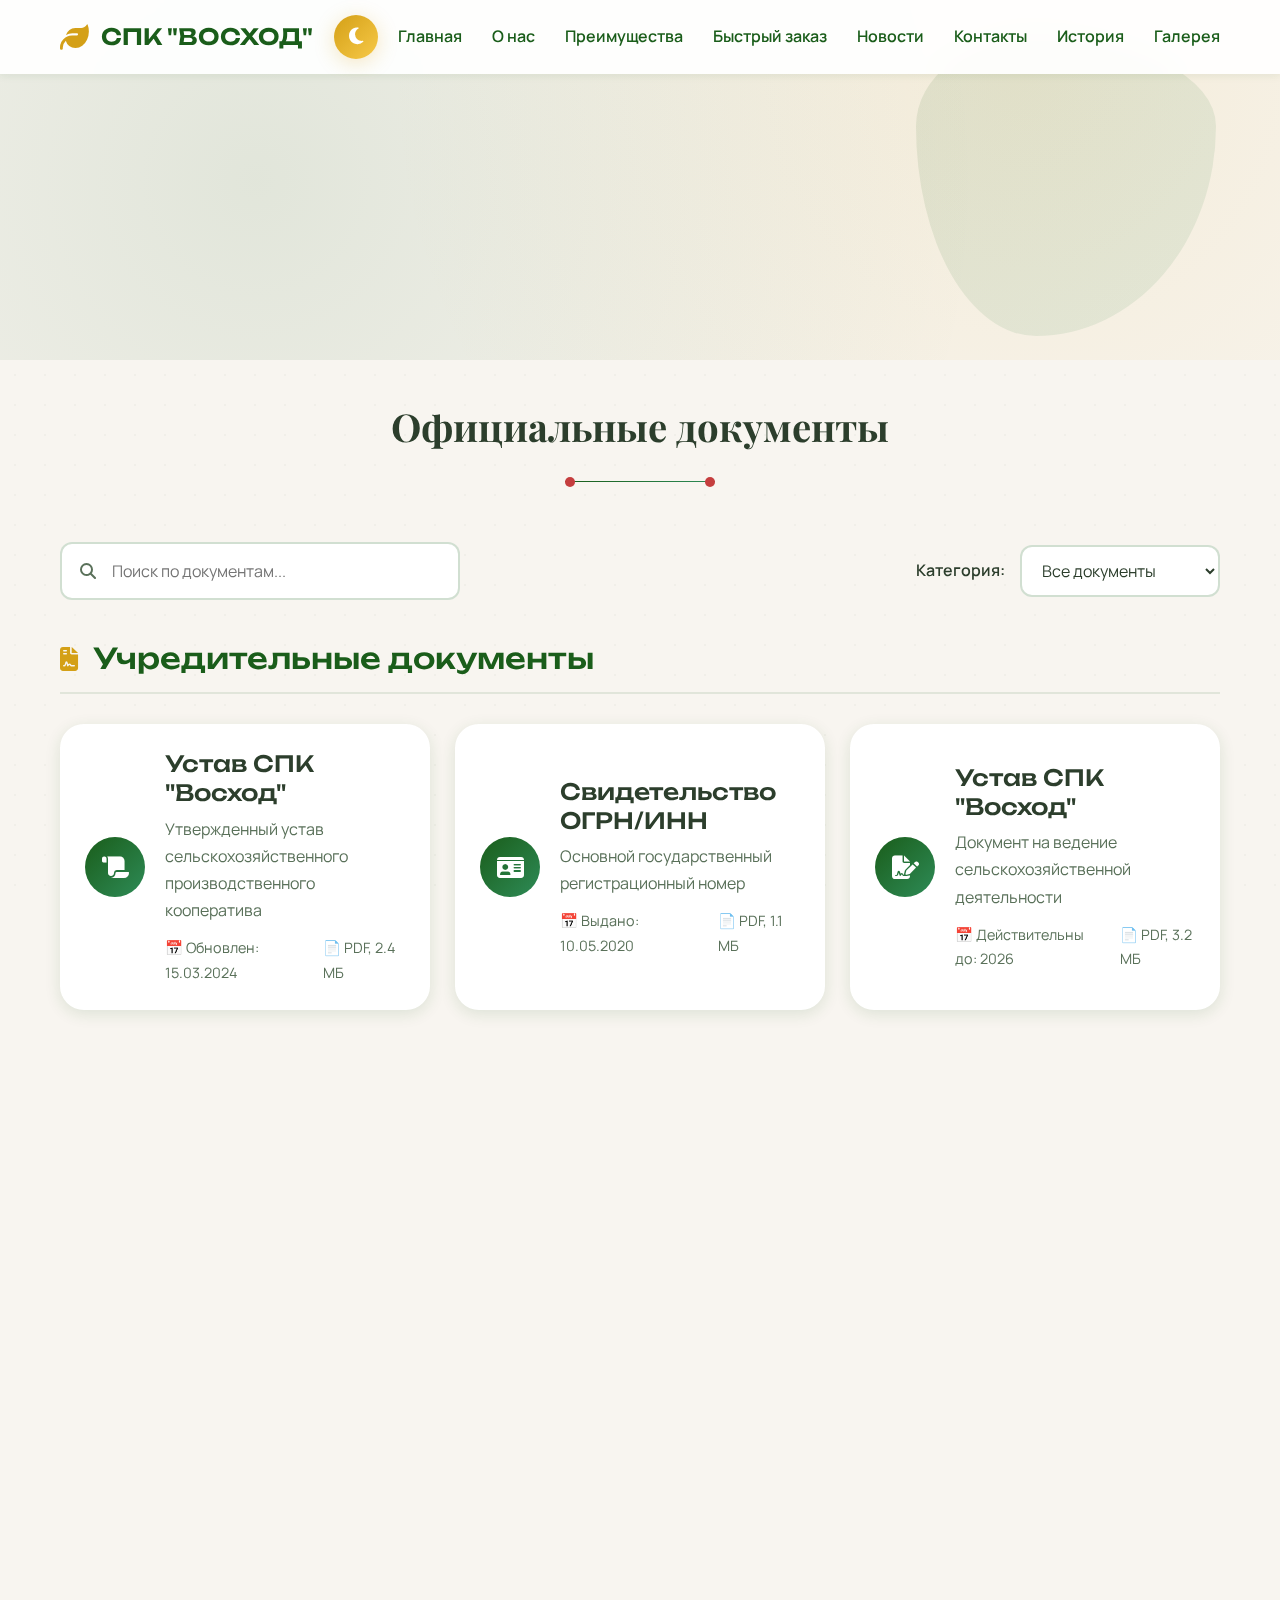
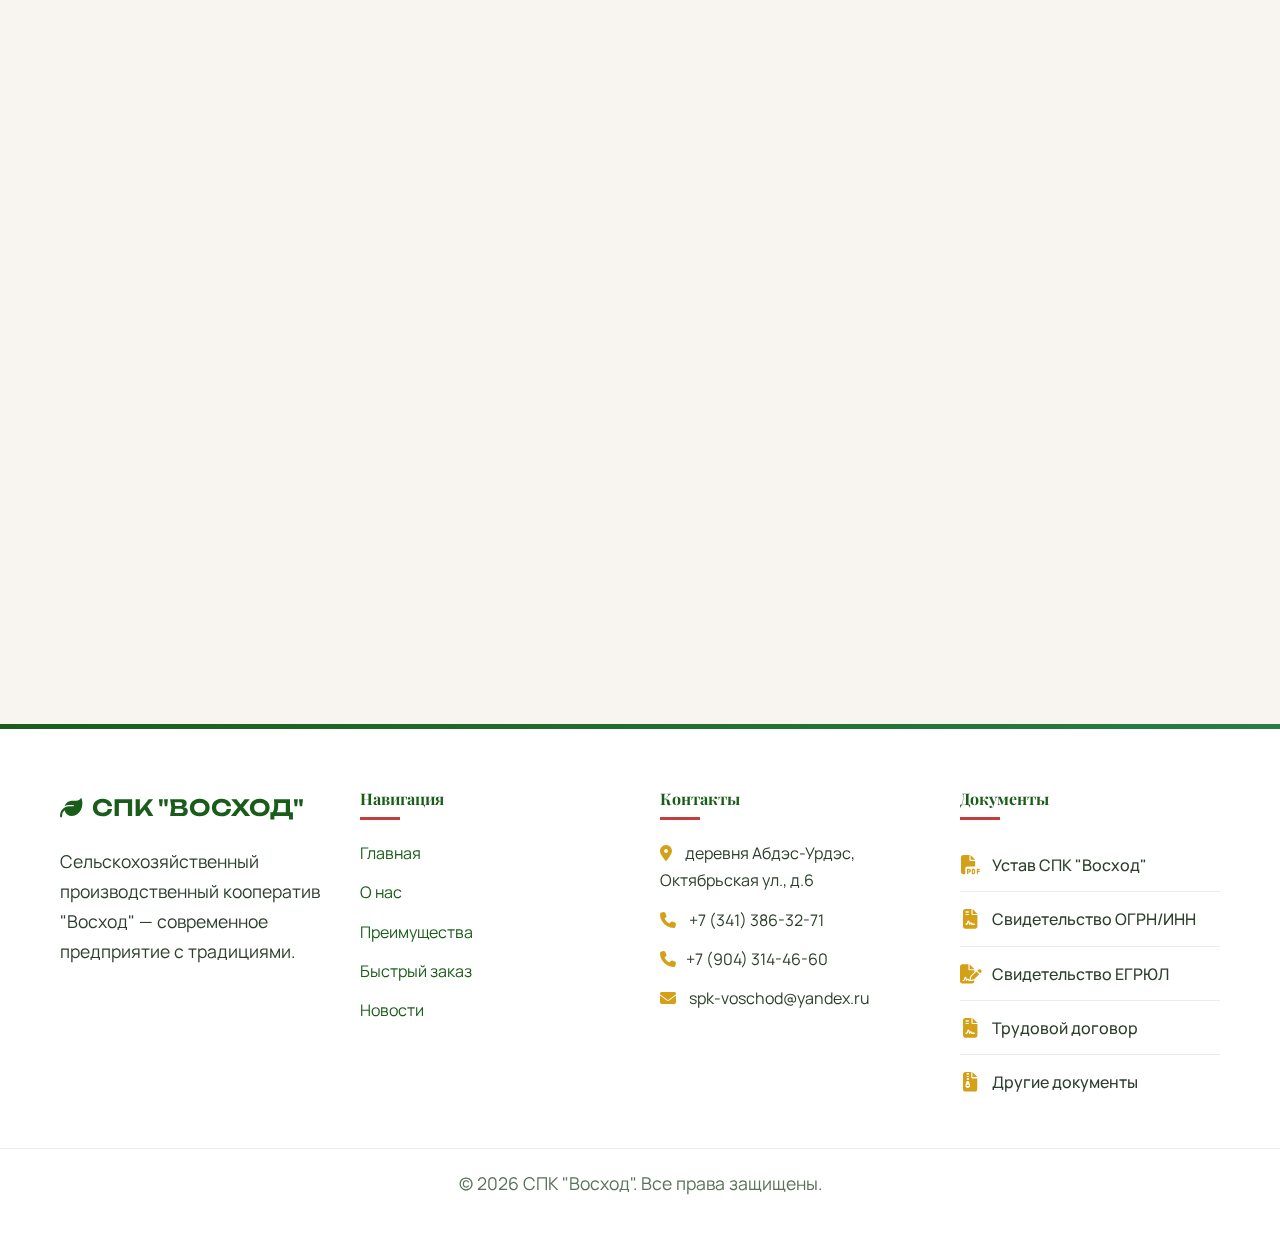
<file: document.html>
<!DOCTYPE html>
<html lang="ru" data-theme="light">
<head>
    <meta charset="UTF-8">
    <meta name="viewport" content="width=device-width, initial-scale=1.0">
    <title>Документы и отчетность — СПК "Восход"</title>
    <link rel="stylesheet" href="https://cdnjs.cloudflare.com/ajax/libs/font-awesome/6.4.0/css/all.min.css">
    <link rel="preconnect" href="https://fonts.googleapis.com">
    <link rel="preconnect" href="https://fonts.gstatic.com" crossorigin>
    <link href="https://fonts.googleapis.com/css2?family=Playfair+Display:ital,wght@0,400;0,700;0,900;1,400&display=swap" rel="stylesheet">
    <link href="https://fonts.googleapis.com/css2?family=Manrope:wght@200;300;400;500;600;700&display=swap" rel="stylesheet">
    <link href="https://fonts.googleapis.com/css2?family=Unbounded:wght@200;300;400;500;600&display=swap" rel="stylesheet">
    <link href="https://fonts.googleapis.com/css2?family=Merriweather+Sans:ital,wght@0,300;0,400;0,700;1,300&display=swap" rel="stylesheet">
    <link rel="stylesheet" href="document.css">
    <link rel="icon" href="image/icon.jpg" type="image/jpg">
</head>
<body>
    <!-- Шапка -->
    <header id="header">
        <div class="container header-container">
            <div class="logo">
                <i class="fas fa-leaf"></i>
                <span>СПК "ВОСХОД"</span>
            </div>
            <div class="header-controls">
                <button class="theme-toggle" id="themeToggle" title="Переключить тему">
                    <i class="fas fa-moon"></i>
                </button>
                <button class="mobile-menu-btn" id="mobileMenuBtn">
                    <i class="fas fa-bars"></i>
                </button>
            </div>
            <nav id="nav">
                <ul>
                    <li><a href="index.html">Главная</a></li>
                    <li><a href="index.html#about">О нас</a></li>
                    <li><a href="index.html#advantages">Преимущества</a></li>
                    <li><a href="index.html#quick-order">Быстрый заказ</a></li>
                    <li><a href="news.html">Новости</a></li>
                    <li><a href="index.html#contacts">Контакты</a></li>
                    <li><a href="history.html">История</a></li>
                    <li><a href="gallery.html">Галерея</a></li>
                </ul>
            </nav>
        </div>
    </header>

    <!-- Основной контент -->
    <main>
        <!-- Герой секция -->
        <section class="hero" id="hero">
            <div class="hero-overlay"></div>
            <div class="container hero-content fade-in">
                <h1>Документы</h1>
                <p>Официальные документы и отчетность СПК "Восход"</p>
                <a href="index.html" class="btn btn-golden">Вернуться на главную</a>
            </div>
        </section>

        <!-- Документы -->
        <section class="documents-section container" id="documents">
            <div class="section-header">
                <h2 class="section-title">Официальные документы</h2>
                <div class="section-divider"></div>
            </div>

            <!-- Поиск и фильтры -->
            <div class="documents-controls">
                <div class="search-box">
                    <i class="fas fa-search"></i>
                    <input type="text" id="documentsSearch" placeholder="Поиск по документам...">
                </div>
                <div class="category-filter">
                    <label for="categoryFilter">Категория:</label>
                    <select id="categoryFilter">
                        <option value="all">Все документы</option>
                        <option value="foundation">Учредительные</option>
                        <option value="financial">Финансовые</option>
                        <option value="tax">Налоговые</option>
                        <option value="reports">Отчетность</option>
                    </select>
                </div>
            </div>

            <!-- Учредительные документы -->
            <div class="documents-category scroll-animate">
                <h3 class="category-title">
                    <i class="fas fa-file-contract"></i>
                    Учредительные документы
                </h3>
                <div class="documents-grid">
                    <a href="files/" download class="document-card" data-category="foundation">
                        <div class="document-icon">
                            <i class="fas fa-scroll"></i>
                        </div>
                        <div class="document-content">
                            <h3>Устав СПК "Восход"</h3>
                            <p>Утвержденный устав сельскохозяйственного производственного кооператива</p>
                            <div class="document-meta">
                                <span class="document-date">Обновлен: 15.03.2024</span>
                                <span class="document-size">PDF, 2.4 МБ</span>
                            </div>
                        </div>
                      </a>

                    <a href="files/огрн инн.PDF" download class="document-card" data-category="foundation">
                        <div class="document-icon">
                            <i class="fas fa-id-card"></i>
                        </div>
                        <div class="document-content">
                            <h3>Свидетельство ОГРН/ИНН</h3>
                            <p>Основной государственный регистрационный номер</p>
                            <div class="document-meta">
                                <span class="document-date">Выдано: 10.05.2020</span>
                                <span class="document-size">PDF, 1.1 МБ</span>
                            </div>
                        </div>
                    </a>

                    <a href="files/устав.PDF" download class="document-card" data-category="foundation">
                        <div class="document-icon">
                            <i class="fas fa-file-signature"></i>
                        </div>
                        <div class="document-content">
                            <h3>Устав СПК "Восход"</h3>
                            <p>Документ на ведение сельскохозяйственной деятельности</p>
                            <div class="document-meta">
                                <span class="document-date">Действительны до: 2026</span>
                                <span class="document-size">PDF, 3.2 МБ</span>
                            </div>
                        </div>
                    </a>
                </div>
            </div>

            <!-- Финансовая отчетность -->
            <div class="documents-category scroll-animate delay-1">
              <h3 class="category-title">
                  <i class="fas fa-chart-line"></i>
                  Финансовая отчетность
              </h3>
              <div class="documents-grid">
                  <a href="files/2024fns.PDF" download class="document-card" data-category="financial">
                      <div class="document-icon">
                          <i class="fas fa-balance-scale"></i>
                      </div>
                      <div class="document-content">
                          <h3>Бухгалтерский баланс 2024</h3>
                          <p>Годовой бухгалтерский баланс за 2024 год</p>
                          <div class="document-meta">
                              <span class="document-date">Отчетный период: 2024</span>
                              <span class="document-size">PDF, 1.8 МБ</span>
                          </div>
                      </div>
                  </a>

                  <a href="files/" download class="document-card" data-category="financial">
                    <div class="document-icon">
                        <i class="fas fa-file-invoice-dollar"></i>
                    </div>
                    <div class="document-content">
                        <h3>Отчет о финансовых результатах</h3>
                        <p>Отчет о прибылях и убытках за 2024 год</p>
                        <div class="document-meta">
                            <span class="document-date">Отчетный период: 2024</span>
                            <span class="document-size">PDF, 1.5 МБ</span>
                        </div>
                    </div>
                  </a>

                  <a href="files/" download class="document-card" data-category="financial">
                      <div class="document-icon">
                          <i class="fas fa-cash-register"></i>
                      </div>
                      <div class="document-content">
                          <h3>Аудиторское заключение</h3>
                          <p>Заключение независимого аудитора за 2024 год</p>
                          <div class="document-meta">
                              <span class="document-date">Дата: 25.02.2025</span>
                              <span class="document-size">PDF, 2.1 МБ</span>
                          </div>
                      </div>
                  </a>
                </div>
            </div>

            <!-- Налоговая отчетность -->
            <div class="documents-category scroll-animate delay-2">
                <h3 class="category-title">
                    <i class="fas fa-receipt"></i>
                    Налоговая отчетность
                </h3>

                <div class="reports-grid">
                    <div class="report-card" data-category="tax">
                        <div class="report-header">
                            <h3>Налоговая отчетность 2025</h3>
                            <span class="report-badge">ФНС</span>
                        </div>
                        <div class="report-content">
                            <p>Декларации по налогу на прибыль, НДС, страховые взносы</p>
                            <div class="report-details">
                                <div class="detail-item">
                                    <i class="fas fa-calendar"></i>
                                    <span>Отчетный год: 2025</span>
                                </div>
                                <div class="detail-item">
                                    <i class="fas fa-file-pdf"></i>
                                    <span>Формат: PDF</span>
                                </div>
                            </div>
                        </div>
                        <div class="report-actions">
                            <a href="files/2025fns.PDF" class="btn btn-download">
                                <i class="fas fa-download"></i> Скачать
                            </a>
                        </div>
                    </div>

                    <div class="report-card" data-category="tax">
                        <div class="report-header">
                            <h3>Налоговая отчетность 2024</h3>
                            <span class="report-badge">ФНС</span>
                        </div>
                        <div class="report-content">
                            <p>Декларации по налогу на прибыль, НДС, страховые взносы</p>
                            <div class="report-details">
                                <div class="detail-item">
                                    <i class="fas fa-calendar"></i>
                                    <span>Отчетный год: 2024</span>
                                </div>
                                <div class="detail-item">
                                    <i class="fas fa-file-pdf"></i>
                                    <span>Формат: PDF</span>
                                </div>
                            </div>
                        </div>
                        <div class="report-actions">
                            <a href="files/2024fns.PDF" class="btn btn-download">
                                <i class="fas fa-download"></i> Скачать
                            </a>
                        </div>
                    </div>

                    <div class="report-card" data-category="tax">
                        <div class="report-header">
                            <h3>Налоговая отчетность 2023</h3>
                            <span class="report-badge">ФНС</span>
                        </div>
                        <div class="report-content">
                            <p>Декларации по налогу на прибыль, НДС, страховые взносы</p>
                            <div class="report-details">
                                <div class="detail-item">
                                    <i class="fas fa-calendar"></i>
                                    <span>Отчетный год: 2023</span>
                                </div>
                                <div class="detail-item">
                                    <i class="fas fa-file-pdf"></i>
                                    <span>Формат: PDF</span>
                                </div>
                            </div>
                        </div>
                        <div class="report-actions">
                            <a href="files/2023fns.PDF" class="btn btn-download">
                                <i class="fas fa-download"></i> Скачать
                            </a>
                        </div>
                    </div>
                    <div class="report-card" data-category="tax">
                        <div class="report-header">
                            <h3>Налоговая отчетность 2022</h3>
                            <span class="report-badge">ФНС</span>
                        </div>
                        <div class="report-content">
                            <p>Декларации по налогу на прибыль, НДС, страховые взносы</p>
                            <div class="report-details">
                                <div class="detail-item">
                                    <i class="fas fa-calendar"></i>
                                    <span>Отчетный год: 2022</span>
                                </div>
                                <div class="detail-item">
                                    <i class="fas fa-file-pdf"></i>
                                    <span>Формат: PDF</span>
                                </div>
                            </div>
                        </div>
                        <div class="report-actions">
                            <a href="files/2022fns.PDF" class="btn btn-download">
                                <i class="fas fa-download"></i> Скачать
                            </a>
                        </div>
                    </div>
                    <div class="report-card" data-category="tax">
                        <div class="report-header">
                            <h3>Налоговая отчетность 2021</h3>
                            <span class="report-badge">ФНС</span>
                        </div>
                        <div class="report-content">
                            <p>Декларации по налогу на прибыль, НДС, страховые взносы</p>
                            <div class="report-details">
                                <div class="detail-item">
                                    <i class="fas fa-calendar"></i>
                                    <span>Отчетный год: 2021</span>
                                </div>
                                <div class="detail-item">
                                    <i class="fas fa-file-pdf"></i>
                                    <span>Формат: PDF</span>
                                </div>
                            </div>
                        </div>
                        <div class="report-actions">
                            <a href="files/2021fns.PDF" class="btn btn-download">
                                <i class="fas fa-download"></i> Скачать
                            </a>
                        </div>
                    </div>
                    <div class="report-card" data-category="tax">
                        <div class="report-header">
                            <h3>Налоговая отчетность 2020</h3>
                            <span class="report-badge">ФНС</span>
                        </div>
                        <div class="report-content">
                            <p>Декларации по налогу на прибыль, НДС, страховые взносы</p>
                            <div class="report-details">
                                <div class="detail-item">
                                    <i class="fas fa-calendar"></i>
                                    <span>Отчетный год: 2020</span>
                                </div>
                                <div class="detail-item">
                                    <i class="fas fa-file-pdf"></i>
                                    <span>Формат: PDF</span>
                                </div>
                            </div>
                        </div>
                        <div class="report-actions">
                            <a href="files/2020fns.PDF" class="btn btn-download">
                                <i class="fas fa-download"></i> Скачать
                            </a>
                        </div>
                    </div>
                </div>
            </div>
        </section>
    </main>

    <!-- Подвал -->
    <footer>
        <div class="container footer-container">
            <div class="footer-about">
                <div class="footer-logo">
                    <i class="fas fa-leaf"></i>
                    <span>СПК "ВОСХОД"</span>
                </div>
                <p>Сельскохозяйственный производственный кооператив "Восход" — современное предприятие с традициями.</p>
            </div>
            <div class="footer-links">
                <h4>Навигация</h4>
                <ul>
                    <li><a href="index.html">Главная</a></li>
                    <li><a href="index.html#about">О нас</a></li>
                    <li><a href="index.html#advantages">Преимущества</a></li>
                    <li><a href="index.html#quick-order">Быстрый заказ</a></li>
                    <li><a href="news.html">Новости</a></li>
                </ul>
            </div>
            <div class="footer-links">
                <h4>Контакты</h4>
                <ul>
                    <li><i class="fas fa-map-marker-alt"></i> деревня Абдэс-Урдэс, Октябрьская ул., д.6</li>
                    <li><i class="fas fa-phone"></i> +7 (341) 386-32-71</li>
                    <li><i class="fas fa-phone"></i>+7 (904) 314-46-60</li>
                    <li><i class="fas fa-envelope"></i> spk-voschod@yandex.ru</li>
                </ul>
            </div>
            <div class="footer-documents">
                <h4>Документы</h4>
                <ul class="documents-list">
                    <li>
                        <a href="files/ustav.pdf" download>
                            <i class="fas fa-file-pdf"></i>
                            Устав СПК "Восход"
                        </a>
                    </li>
                    <li>
                        <a href="files/ogrn_inn.pdf" download>
                            <i class="fas fa-file-contract"></i>
                            Свидетельство ОГРН/ИНН
                        </a>
                    </li>
                    <li>
                        <a href="files/egrul.pdf" download>
                            <i class="fas fa-file-signature"></i>
                            Свидетельство ЕГРЮЛ
                        </a>
                    </li>
                    <li>
                        <a href="files/trudovoy_dogovor.pdf" download>
                            <i class="fas fa-file-contract"></i>
                            Трудовой договор
                        </a>
                    </li>
                    <li>
                        <a href="document.html">
                            <i class="fas fa-file-archive"></i>
                            Другие документы
                        </a>
                    </li>
                </ul>
            </div>
        </div>
        <div class="copyright">
            <p>&copy; 2026 СПК "Восход". Все права защищены.</p>
        </div>
    </footer>

    <!-- Скрипты -->
    <script>
        document.addEventListener('DOMContentLoaded', function() {
            // Переключение темы
            const themeToggle = document.getElementById('themeToggle');
            const htmlElement = document.documentElement;
            themeToggle.addEventListener('click', function() {
                const currentTheme = htmlElement.getAttribute('data-theme');
                const newTheme = currentTheme === 'light' ? 'dark' : 'light';
                htmlElement.setAttribute('data-theme', newTheme);
                const icon = themeToggle.querySelector('i');
                icon.className = newTheme === 'light' ? 'fas fa-moon' : 'fas fa-sun';
                localStorage.setItem('theme', newTheme);
            });

            // Загрузка сохраненной темы
            const savedTheme = localStorage.getItem('theme') || 'light';
            htmlElement.setAttribute('data-theme', savedTheme);
            const icon = themeToggle.querySelector('i');
            icon.className = savedTheme === 'light' ? 'fas fa-moon' : 'fas fa-sun';

            // Мобильное меню
            const mobileMenuBtn = document.getElementById('mobileMenuBtn');
            const nav = document.getElementById('nav');
            mobileMenuBtn.addEventListener('click', function() {
                nav.classList.toggle('active');
                mobileMenuBtn.querySelector('i').className =
                    nav.classList.contains('active') ? 'fas fa-times' : 'fas fa-bars';
            });

            // Закрытие меню при клике на ссылку
            document.querySelectorAll('#nav a').forEach(link => {
                link.addEventListener('click', function() {
                    nav.classList.remove('active');
                    mobileMenuBtn.querySelector('i').className = 'fas fa-bars';
                });
            });

            // Поиск по документам
            const searchInput = document.getElementById('documentsSearch');
            const categoryFilter = document.getElementById('categoryFilter');

            function filterDocuments() {
                const searchTerm = searchInput.value.toLowerCase();
                const selectedCategory = categoryFilter.value;

                document.querySelectorAll('.document-card, .report-card').forEach(card => {
                    const title = card.querySelector('h3').textContent.toLowerCase();
                    const description = card.querySelector('p').textContent.toLowerCase();
                    const category = card.getAttribute('data-category');

                    const matchesSearch = title.includes(searchTerm) || description.includes(searchTerm);
                    const matchesCategory = selectedCategory === 'all' || category === selectedCategory;

                    if (matchesSearch && matchesCategory) {
                        card.style.display = 'flex';
                        card.closest('.documents-category').style.display = 'block';
                    } else {
                        card.style.display = 'none';
                    }
                });

                // Скрываем пустые категории
                document.querySelectorAll('.documents-category').forEach(category => {
                    const visibleCards = category.querySelectorAll('.document-card[style*="display: flex"], .report-card[style*="display: flex"]');
                    if (visibleCards.length === 0) {
                        category.style.display = 'none';
                    } else {
                        category.style.display = 'block';
                    }
                });
            }

            searchInput.addEventListener('input', filterDocuments);
            categoryFilter.addEventListener('change', filterDocuments);

            // Анимация при скролле
            const observerOptions = {
                threshold: 0.1,
                rootMargin: '0px 0px -100px 0px'
            };
            const observer = new IntersectionObserver(function(entries) {
                entries.forEach(entry => {
                    if (entry.isIntersecting) {
                        entry.target.classList.add('visible');
                    }
                });
            }, observerOptions);

            document.querySelectorAll('.scroll-animate').forEach(el => observer.observe(el));

            // Плавная прокрутка
            document.querySelectorAll('a[href^="#"]').forEach(anchor => {
                anchor.addEventListener('click', function(e) {
                    e.preventDefault();
                    const targetId = this.getAttribute('href');
                    if (targetId === '#') return;
                    const targetElement = document.querySelector(targetId);
                    if (targetElement) {
                        window.scrollTo({
                            top: targetElement.offsetTop - 80,
                            behavior: 'smooth'
                        });
                    }
                });
            });

            // Подсветка активного пункта меню
            const currentPage = window.location.pathname.split('/').pop();
            document.querySelectorAll('#nav a').forEach(link => {
                if (link.getAttribute('href') === currentPage) {
                    link.classList.add('active');
                }
            });
        });
    </script>
</body>
</html>
</file>
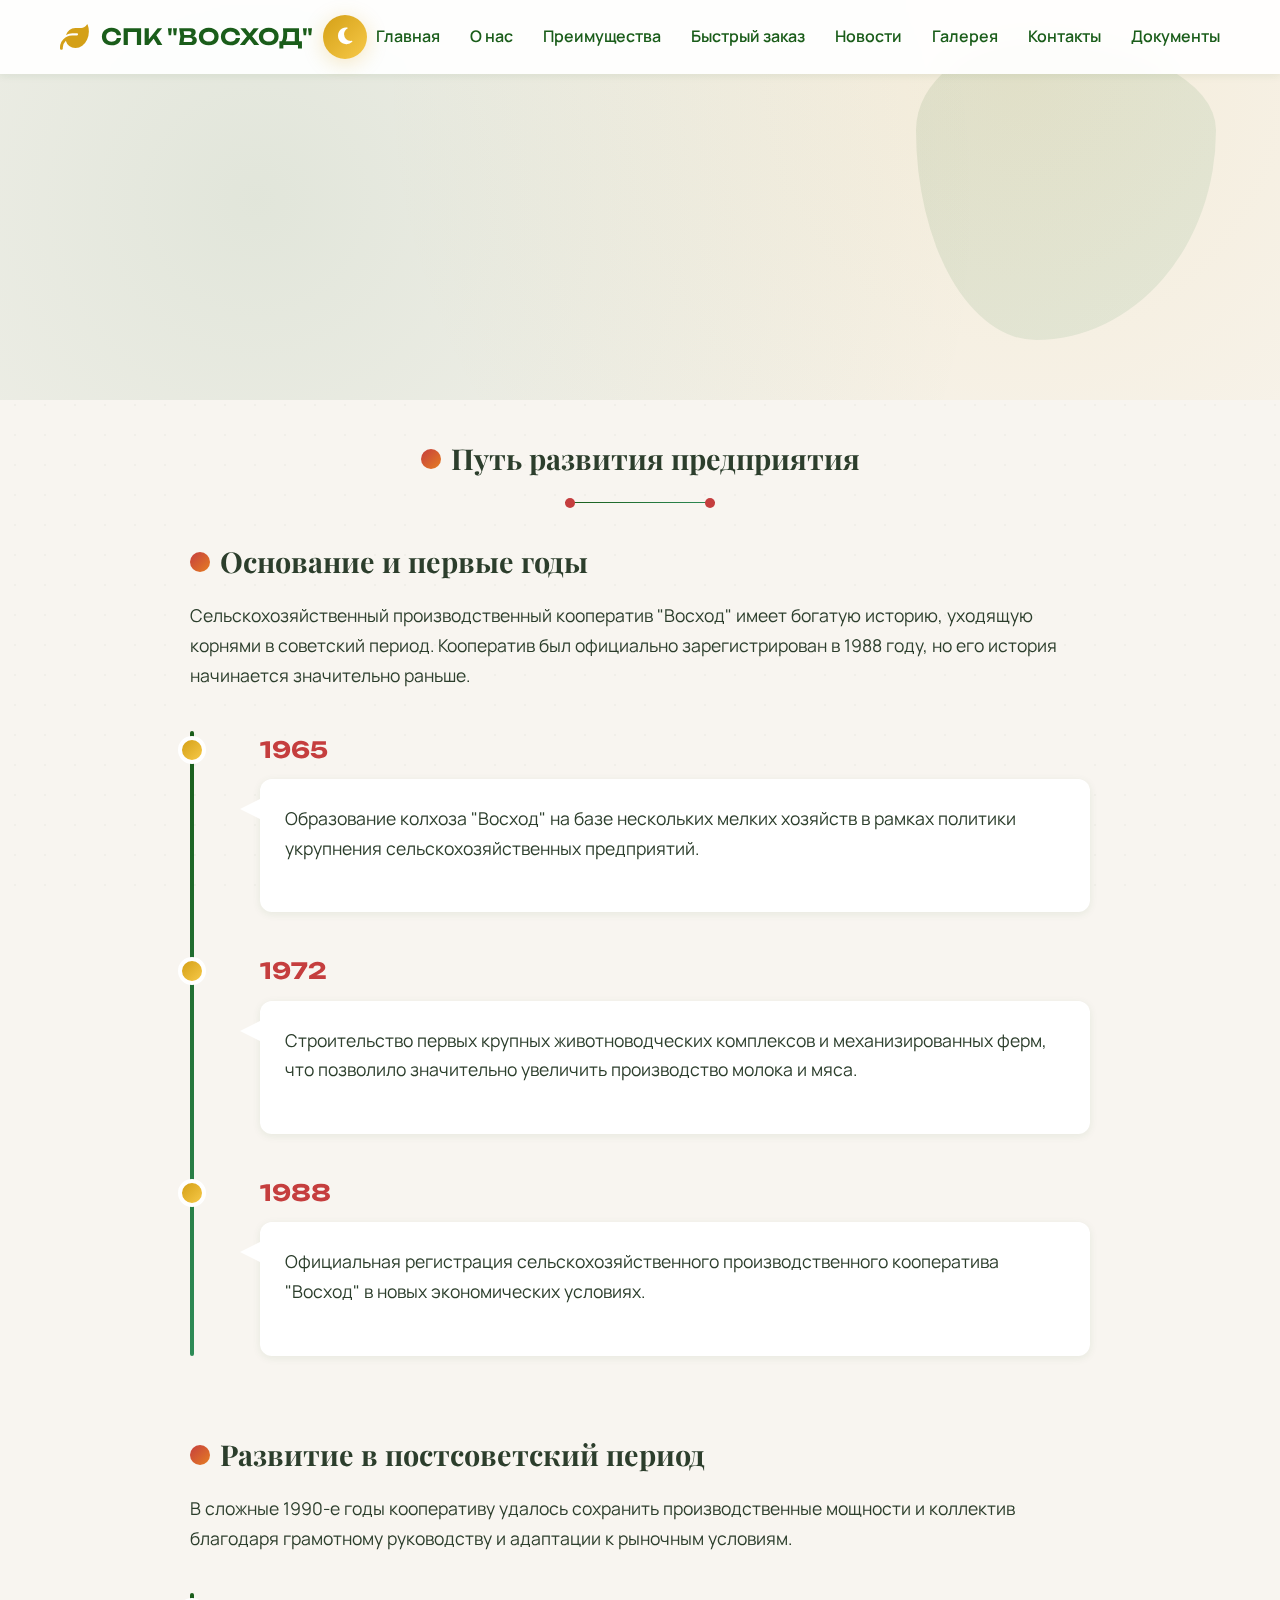
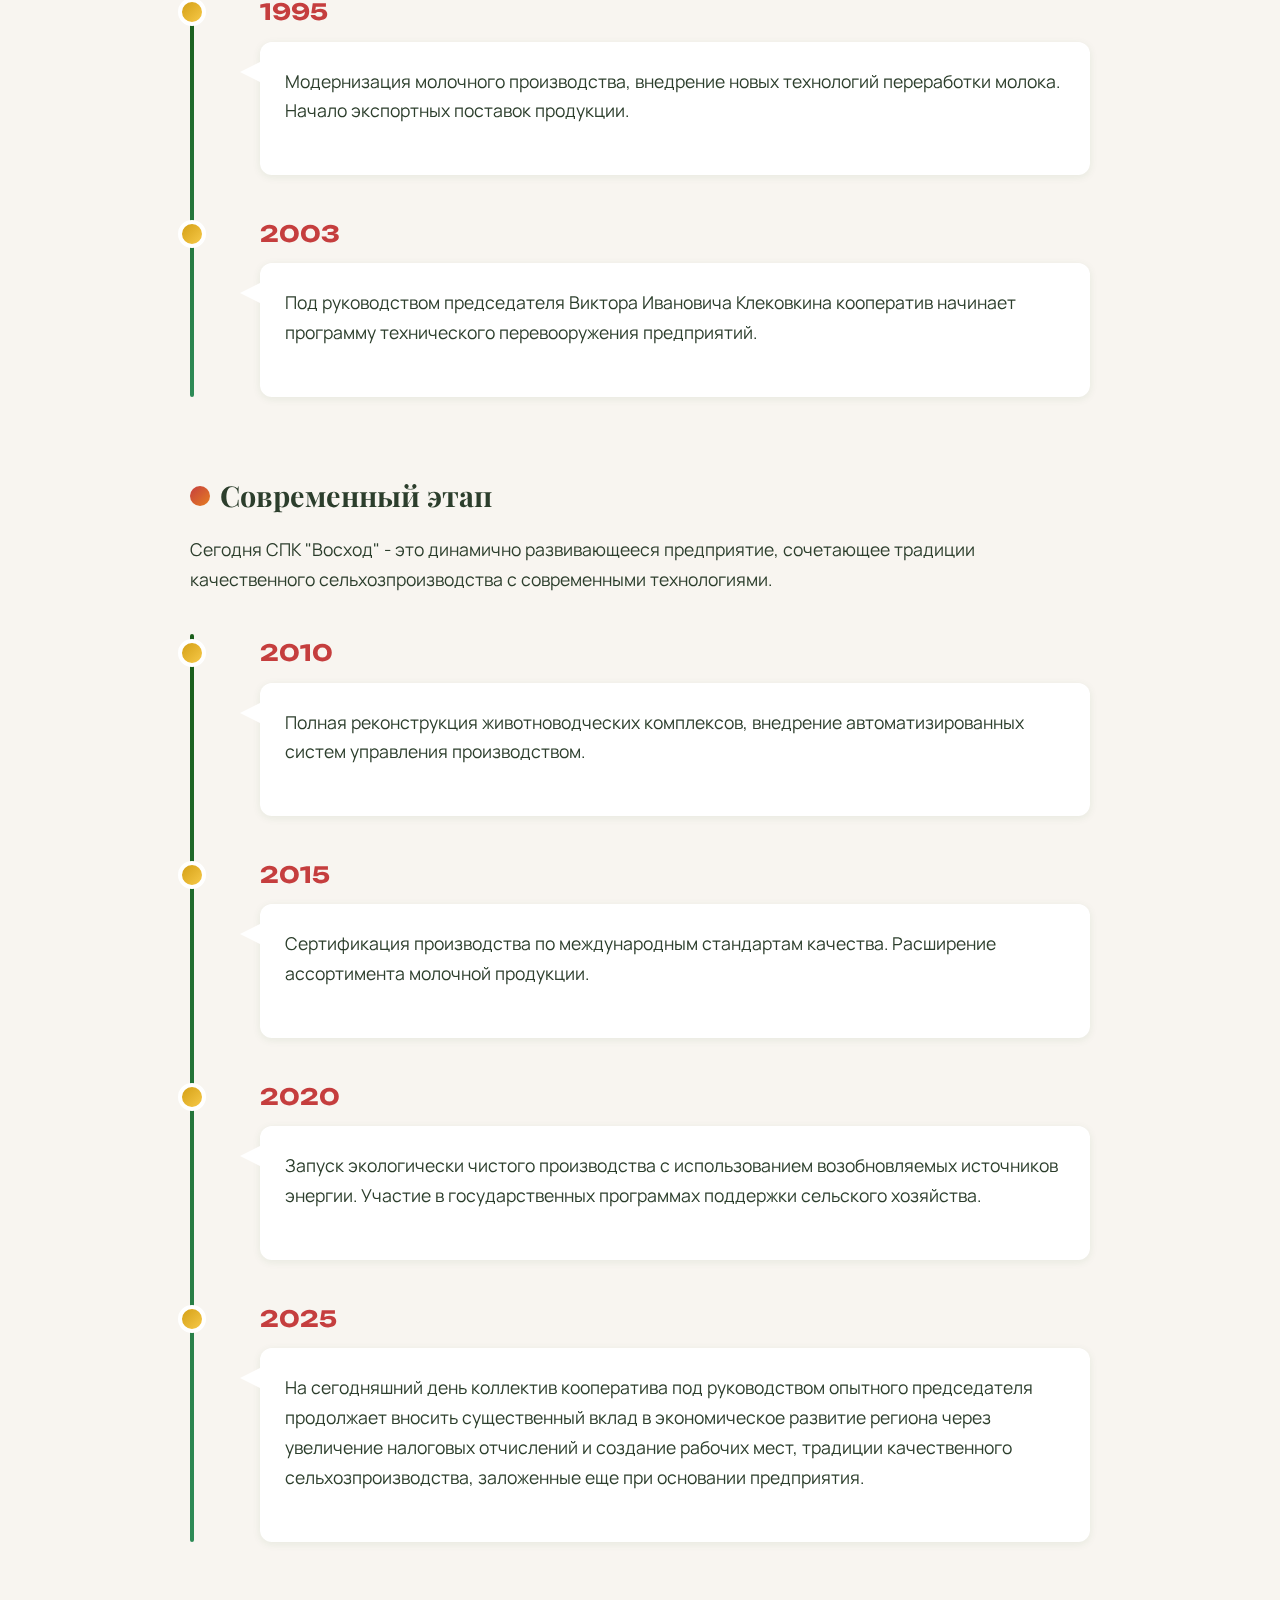
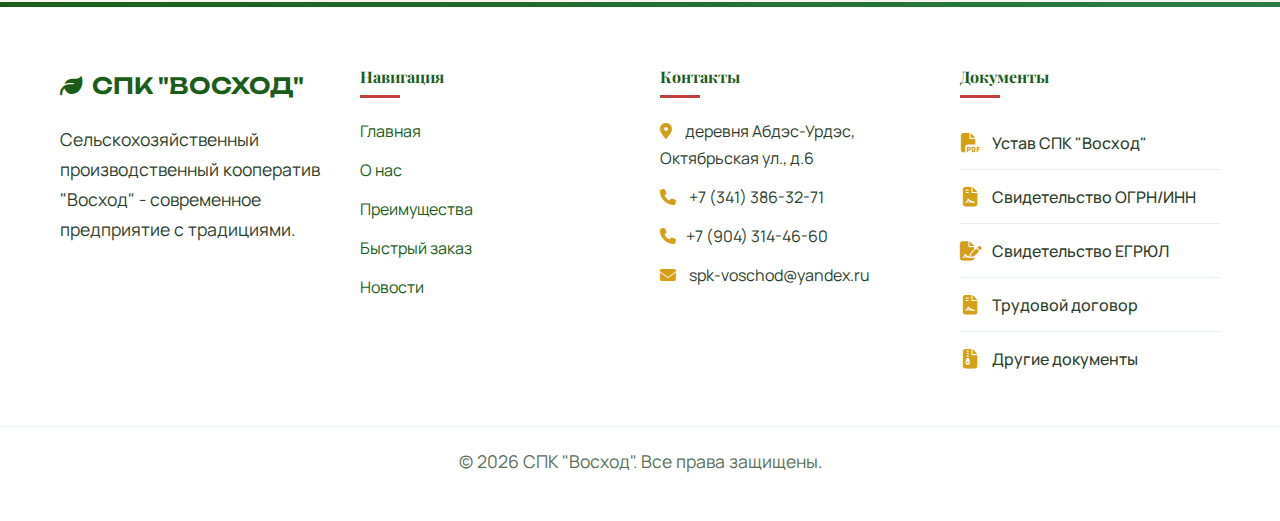
<file: history.html>
<!DOCTYPE html>
<html lang="ru" data-theme="light">
<head>
    <meta charset="UTF-8">
    <meta name="viewport" content="width=device-width, initial-scale=1.0">
    <title>История СПК "Восход"</title>
    <link rel="stylesheet" href="https://cdnjs.cloudflare.com/ajax/libs/font-awesome/6.4.0/css/all.min.css">
    <link rel="preconnect" href="https://fonts.googleapis.com">
    <link rel="preconnect" href="https://fonts.gstatic.com" crossorigin>
    <link href="https://fonts.googleapis.com/css2?family=Playfair+Display:ital,wght@0,400;0,700;0,900;1,400&display=swap" rel="stylesheet">
    <link href="https://fonts.googleapis.com/css2?family=Manrope:wght@200;300;400;500;600;700&display=swap" rel="stylesheet">
    <link href="https://fonts.googleapis.com/css2?family=Unbounded:wght@200;300;400;500;600&display=swap" rel="stylesheet">
    <link href="https://fonts.googleapis.com/css2?family=Merriweather+Sans:ital,wght@0,300;0,400;0,700;1,300&display=swap" rel="stylesheet">
    <link rel="icon" href="image/icon.jpg" type="image/jpg">
    <style>
        /* ===== НЕОБЫЧНЫЕ ШРИФТЫ ===== */
        @import url('https://fonts.googleapis.com/css2?family=Playfair+Display:ital,wght@0,400;0,700;0,900;1,400&display=swap');
        @import url('https://fonts.googleapis.com/css2?family=Manrope:wght@200;300;400;500;600;700&display=swap');
        @import url('https://fonts.googleapis.com/css2?family=Unbounded:wght@200;300;400;500;600&display=swap');
        @import url('https://fonts.googleapis.com/css2?family=Merriweather+Sans:ital,wght@0,300;0,400;0,700;1,300&display=swap');
        /* ===== ПЕРЕМЕННЫЕ CSS ===== */
        :root {
          /* Светлая тема - Вдохновлено сельским закатом и полями */
          --color-primary: #1a5d1a; /* Глубокий зеленый цвет поля */
          --color-secondary: #d4a017; /* Золото пшеницы */
          --color-accent: #c53e3e; /* Теплый красный - цвет заката */
          --color-background: #f8f5f0; /* Кремовый, как молоко */
          --color-surface: #ffffff; /* Чистый белый */
          --color-text: #2c3e2c; /* Темно-зеленый для текста */
          --color-text-light: #5a715a; /* Светлый текст */
          /* Необычные градиенты и текстуры */
          --gradient-primary: linear-gradient(135deg, #1a5d1a 0%, #2e8b57 100%);
          --gradient-secondary: linear-gradient(135deg, #d4a017 0%, #f7c948 100%);
          --gradient-accent: linear-gradient(135deg, #c53e3e 0%, #e67e22 100%);
          --gradient-hero: radial-gradient(circle at 20% 50%, rgba(26, 93, 26, 0.1) 0%, rgba(248, 245, 240, 0) 70%),
                           radial-gradient(circle at 80% 20%, rgba(212, 160, 23, 0.1) 0%, rgba(248, 245, 240, 0) 60%);
          /* Тени с цветными оттенками */
          --shadow-sm: 0 2px 8px rgba(26, 93, 26, 0.08);
          --shadow-md: 0 4px 16px rgba(26, 93, 26, 0.12);
          --shadow-lg: 0 8px 32px rgba(26, 93, 26, 0.16);
          --shadow-gold: 0 4px 20px rgba(212, 160, 23, 0.25);
          /* Геометрические узоры (через background-image) */
          --pattern-dots: radial-gradient(currentColor 1px, transparent 1px);
          --pattern-lines: repeating-linear-gradient(45deg, transparent, transparent 10px, currentColor 10px, currentColor 11px);
          /* Типография - необычные сочетания */
          --font-heading: 'Playfair Display', serif; /* Элегантный шрифт с засечками */
          --font-subheading: 'Unbounded', cursive; /* Современный геометрический */
          --font-body: 'Manrope', sans-serif; /* Читаемый, но не overused */
          --font-accent: 'Merriweather Sans', sans-serif; /* Для особых акцентов */
          /* Анимации */
          --transition-smooth: all 0.5s cubic-bezier(0.23, 1, 0.32, 1);
          --transition-bounce: all 0.6s cubic-bezier(0.68, -0.55, 0.265, 1.55);
          /* Радиусы границ - органичные формы */
          --radius-sm: 4px;
          --radius-md: 12px;
          --radius-lg: 24px;
          --radius-organic: 40% 60% 60% 40% / 30% 30% 70% 70%;
        }
        /* Темная тема - Вдохновлена ночным небом и уютным светом фермы */
        [data-theme="dark"] {
          --color-primary: #7eb97e; /* Светлый зеленый - как лунный свет на листьях */
          --color-secondary: #f0c862; /* Мягкое золото */
          --color-accent: #ff8c6b; /* Теплый коралловый */
          --color-background: #121a15; /* Темно-зеленый как ночной лес */
          --color-surface: #1c261f; /* Поверхность чуть светлее */
          --color-text: #e8f5e9; /* Светлый текст для контраста */
          --color-text-light: #a8b8a8;
          --gradient-primary: linear-gradient(135deg, #7eb97e 0%, #4a9c4a 100%);
          --gradient-secondary: linear-gradient(135deg, #f0c862 0%, #d4a017 100%);
          --gradient-accent: linear-gradient(135deg, #ff8c6b 0%, #c53e3e 100%);
          --gradient-hero: radial-gradient(circle at 20% 50%, rgba(126, 185, 126, 0.15) 0%, rgba(18, 26, 21, 0) 70%),
                           radial-gradient(circle at 80% 20%, rgba(240, 200, 98, 0.1) 0%, rgba(18, 26, 21, 0) 60%),
                           radial-gradient(circle at 50% 80%, rgba(255, 140, 107, 0.05) 0%, rgba(18, 26, 21, 0) 50%);
          --shadow-sm: 0 2px 8px rgba(0, 0, 0, 0.2);
          --shadow-md: 0 4px 16px rgba(0, 0, 0, 0.3);
          --shadow-lg: 0 8px 32px rgba(0, 0, 0, 0.4);
          --shadow-gold: 0 4px 20px rgba(240, 200, 98, 0.3);
        }
        /* ===== БАЗОВЫЕ СТИЛИ ===== */
        * {
          margin: 0;
          padding: 0;
          box-sizing: border-box;
        }
        html {
          scroll-behavior: smooth;
          scroll-padding-top: 80px;
        }
        body {
          font-family: var(--font-body);
          background-color: var(--color-background);
          color: var(--color-text);
          line-height: 1.7;
          transition: var(--transition-smooth);
          overflow-x: hidden;
          position: relative;
        }
        /* Органичный фоновый узор */
        body::before {
          content: "";
          position: fixed;
          top: 0;
          left: 0;
          width: 100%;
          height: 100%;
          background-image: var(--pattern-dots);
          background-size: 30px 30px;
          background-position: 0 0;
          opacity: 0.03;
          pointer-events: none;
          z-index: -1;
        }
        .container {
          width: 100%;
          max-width: 1200px;
          margin: 0 auto;
          padding: 0 20px;
        }
        /* ===== ТИПОГРАФИЯ ===== */
        h1, h2, h3, h4, h5 {
          font-family: var(--font-heading);
          font-weight: 700;
          line-height: 1.3;
          margin-bottom: 1rem;
        }
        h1 {
          font-size: 3.5rem;
          letter-spacing: -0.5px;
          background: var(--gradient-primary);
          -webkit-background-clip: text;
          background-clip: text;
          color: transparent;
          position: relative;
          display: inline-block;
        }
        h2.section-title {
          font-size: 2.4rem;
          text-align: center;
          margin-bottom: 1.5rem;
          margin-top: 2rem;
          position: relative;
          display: inline-block;

        }
        h3 {
          font-size: 1.2rem;
          font-family: var(--font-subheading);
          font-weight: 500;
        }
        p {
          margin-bottom: 1.5rem;
          font-size: 1.1rem;
        }
        a {
          color: var(--color-primary);
          text-decoration: none;
          transition: var(--transition-smooth);
        }
        a:hover {
          color: var(--color-accent);
        }
        /* ===== ШАПКА ===== */
        #header {
          position: fixed;
          top: 0;
          left: 0;
          width: 100%;
          background-color: rgba(255, 255, 255, 0.92);
          backdrop-filter: blur(10px);
          z-index: 1000;
          box-shadow: var(--shadow-sm);
          transition: var(--transition-smooth);
        }
        [data-theme="dark"] #header {
          background-color: rgba(28, 38, 31, 0.92);
        }
        .header-container {
          display: flex;
          justify-content: space-between;
          align-items: center;
          padding: 15px 20px;
        }
        .logo {
          display: flex;
          align-items: center;
          gap: 12px;
          font-family: var(--font-subheading);
          font-weight: 600;
          font-size: 1.4rem;
          color: var(--color-primary);
          transition: var(--transition-smooth);
        }
        .logo i {
          color: var(--color-secondary);
          font-size: 1.8rem;
          animation: pulse-gold 3s infinite alternate;
        }
        @keyframes pulse-gold {
          0% {
            transform: scale(1);
            text-shadow: 0 0 5px rgba(212, 160, 23, 0.3);
          }
          100% {
            transform: scale(1.1);
            text-shadow: 0 0 15px rgba(212, 160, 23, 0.6);
          }
        }
        .header-controls {
          display: flex;
          align-items: center;
          gap: 15px;
        }
        .theme-toggle {
          background: var(--gradient-secondary);
          border: none;
          width: 44px;
          height: 44px;
          border-radius: 50%;
          display: flex;
          align-items: center;
          justify-content: center;
          cursor: pointer;
          color: white;
          font-size: 1.2rem;
          transition: var(--transition-bounce);
          box-shadow: var(--shadow-gold);
        }
        .theme-toggle:hover {
          transform: rotate(30deg) scale(1.1);
        }
        .mobile-menu-btn {
          display: none;
          background: transparent;
          border: none;
          font-size: 1.5rem;
          color: var(--color-primary);
          cursor: pointer;
        }
        /* Навигация */
        #nav ul {
          display: flex;
          list-style: none;
          gap: 30px;
        }
        #nav a {
          font-family: var(--font-body);
          font-weight: 600;
          font-size: 1rem;
          position: relative;
          padding: 5px 0;
        }
        #nav a::after {
          content: "";
          position: absolute;
          bottom: 0;
          left: 0;
          width: 0;
          height: 2px;
          background: var(--gradient-accent);
          transition: width 0.3s ease;
        }
        #nav a:hover::after {
          width: 100%;
        }
        /* ===== ГЕРОЙ СЕКЦИЯ ===== */
        .hero {
          position: relative;
          height: 40vh; /* Изменено для страницы истории */
          min-height: 300px;
          display: flex;
          align-items: center;
          background: var(--color-background);
          overflow: hidden;
        }
        .hero::before {
          content: "";
          position: absolute;
          top: 0;
          left: 0;
          width: 100%;
          height: 100%;
          background: var(--gradient-hero);
          z-index: 1;
        }
        .hero::after {
          content: "";
          position: absolute;
          top: 10%;
          right: 5%;
          width: 300px;
          height: 300px;
          background: var(--gradient-primary);
          opacity: 0.1;
          border-radius: var(--radius-organic);
          animation: float 20s infinite ease-in-out;
        }
        @keyframes float {
          0%, 100% {
            transform: translateY(0) rotate(0deg);
            border-radius: var(--radius-organic);
          }
          33% {
            transform: translateY(-30px) rotate(120deg);
            border-radius: 60% 40% 30% 70% / 60% 30% 70% 40%;
          }
          66% {
            transform: translateY(20px) rotate(240deg);
            border-radius: 30% 60% 70% 40% / 50% 60% 30% 60%;
          }
        }
        .hero-content {
          position: relative;
          z-index: 2;
          max-width: 800px;
          animation: fadeInUp 1.2s cubic-bezier(0.23, 1, 0.32, 1) forwards;
          opacity: 0;
          transform: translateY(30px);
          margin-top: 20px;
        }
        @keyframes fadeInUp {
          to {
            opacity: 1;
            transform: translateY(0);
          }
        }
        .hero h1 {
          font-size: 3rem; /* Изменено для страницы истории */
          margin-bottom: 1rem;
          line-height: 1.2;
        }
        .hero p {
          font-size: 1.2rem;
          color: var(--color-text-light);
          margin-bottom: 1.5rem;
          max-width: 600px;
        }
        /* Кнопки */
        .btn {
          display: inline-block;
          padding: 16px 32px;
          border-radius: var(--radius-md);
          font-family: var(--font-subheading);
          font-weight: 600;
          font-size: 1.1rem;
          text-align: center;
          cursor: pointer;
          transition: var(--transition-bounce);
          border: none;
          position: relative;
          overflow: hidden;
        }
        .btn::before {
          content: "";
          position: absolute;
          top: 0;
          left: -100%;
          width: 100%;
          height: 100%;
          background: linear-gradient(90deg, transparent, rgba(255, 255, 255, 0.2), transparent);
          transition: left 0.7s ease;
        }
        .btn:hover::before {
          left: 100%;
        }
        .btn-golden {
          background: var(--gradient-secondary);
          color: #2c3e2c;
          box-shadow: var(--shadow-gold);
        }
        .btn-golden:hover {
          transform: translateY(-5px);
          box-shadow: 0 10px 30px rgba(212, 160, 23, 0.4);
        }
        /* ===== СЕКЦИИ ===== */
        section {
          padding: 200px 0;
          position: relative;
        }
        .section-header {
          text-align: center;
          margin-bottom: 60px;
        }
        .section-divider {
          height: 1px;
          width: 150px;
          background: var(--gradient-primary);
          margin: 5px auto;
          position: relative;
        }
        .section-divider::before,
        .section-divider::after {
          content: "";
          position: absolute;
          top: -4px;
          width: 10px;
          height: 10px;
          border-radius: 50%;
          background: var(--color-accent);
        }
        .section-divider::before {
          left: 0;
        }
        .section-divider::after {
          right: 0;
        }
        /* Секция истории */
        .history-section {
            padding-top: 20px; /* Дополнительный отступ сверху из-за фиксированного хедера */
        }
        .history-content {
          max-width: 900px;
          margin: 0 auto;
          margin-top: -60px;
        }
        .history-section h2 {
          font-size: 1.8rem;
          margin-top: 20px;
          margin-bottom: 20px;
          position: relative;
          padding-left: 30px;
        }
        .history-section h2::before {
          content: "";
          position: absolute;
          left: 0;
          top: 50%;
          transform: translateY(-50%);
          width: 20px;
          height: 20px;
          background: var(--gradient-accent);
          border-radius: 50%;
        }
        .timeline {
          position: relative;
          margin: 40px 0;
          padding-left: 40px;
        }
        .timeline::before {
          content: "";
          position: absolute;
          left: 0;
          top: 0;
          bottom: 0;
          width: 4px;
          background: var(--gradient-primary);
          border-radius: var(--radius-sm);
        }
        .timeline-item {
          position: relative;
          margin-bottom: 40px;
          padding-left: 30px;
        }
        .timeline-item::before { /*кружочки*/
          content: "";
          position: absolute;
          left: -52px; /* 4px (ось) + 20px (точка) + 30px (отступ) */
          top: 5px;
          width: 20px;
          height: 20px;
          background: var(--gradient-secondary);
          border: 4px solid var(--color-surface);
          border-radius: 50%;
          z-index: 1;
        }
        .timeline-year {
          font-family: var(--font-subheading);
          font-weight: 700;
          font-size: 1.4rem;
          color: var(--color-accent);
          margin-bottom: 10px;
        }
        .timeline-content {
          background: var(--color-surface);
          padding: 25px;
          border-radius: var(--radius-md);
          box-shadow: var(--shadow-sm);
          position: relative;
        }
        .timeline-content::after {
          content: "";
          position: absolute;
          left: -20px;
          top: 20px;
          width: 0;
          height: 0;
          border-top: 10px solid transparent;
          border-bottom: 10px solid transparent;
          border-right: 20px solid var(--color-surface);
        }
        /* Подвал */
        footer {
          background: var(--color-surface);
          padding: 60px 0 0;
          margin-top: 60px;
          border-top: 5px solid;
          border-image: var(--gradient-primary) 1;
        }
        .footer-container {
          display: grid;
          grid-template-columns: repeat(4, 1fr);
          gap: 40px;
          margin-bottom: 40px;
        }
        .footer-logo {
          display: flex;
          align-items: center;
          gap: 10px;
          font-family: var(--font-subheading);
          font-weight: 600;
          font-size: 1.4rem;
          color: var(--color-primary);
          margin-bottom: 20px;
        }
        .footer-links h4 {
          margin-bottom: 20px;
          color: var(--color-primary);
          position: relative;
          padding-bottom: 10px;
        }
        .footer-links h4::after {
          content: "";
          position: absolute;
          bottom: 0;
          left: 0;
          width: 40px;
          height: 3px;
          background: var(--color-accent);
        }
        .footer-links ul {
          list-style: none;
        }
        .footer-links li {
          margin-bottom: 12px;
        }
        .footer-links i {
          margin-right: 10px;
          color: var(--color-secondary);
        }

        /* ===== СТИЛИ ДЛЯ БЛОКА ДОКУМЕНТОВ В ФУТЕРЕ ===== */
        .footer-documents {
            position: relative;
        }

        .footer-documents h4 {
            margin-bottom: 20px;
            color: var(--color-primary);
            position: relative;
            padding-bottom: 10px;
        }

        .footer-documents h4::after {
            content: "";
            position: absolute;
            bottom: 0;
            left: 0;
            width: 40px;
            height: 3px;
            background: var(--color-accent);
        }

        .footer-documents p {
            font-size: 0.95rem;
            color: var(--color-text-light);
            margin-bottom: 20px;
        }

        .documents-list {
            list-style: none;
            margin: 0;
            padding: 0;
        }

        .documents-list li {
            margin-bottom: 2px;
            padding: 4px 0;
            border-bottom: 1px solid rgba(26, 93, 26, 0.1);
            transition: var(--transition-smooth);
        }

        .documents-list li:last-child {
            border-bottom: none;
            margin-bottom: 0;
        }

        .documents-list li:hover {
            transform: translateX(5px);
            border-bottom-color: var(--color-accent);
        }

        .documents-list a {
            display: flex;
            align-items: center;
            gap: 12px;
            color: var(--color-text);
            text-decoration: none;
            font-weight: 500;
            transition: var(--transition-smooth);
            padding: 8px 0;
        }

        .documents-list a:hover {
            color: var(--color-accent);
        }

        .documents-list i {
            width: 20px;
            text-align: center;
            font-size: 1.2rem;
            color: var(--color-secondary);
            transition: var(--transition-smooth);
        }

        .documents-list a:hover i {
            color: var(--color-accent);
            transform: scale(1.2);
        }

        /* Анимация скачивания */
        @keyframes downloadPulse {
            0% {
                transform: translateY(0);
            }
            50% {
                transform: translateY(-3px);
            }
            100% {
                transform: translateY(0);
            }
        }

        .documents-list a:active i {
            animation: downloadPulse 0.3s ease;
        }

        /* Адаптивность для футера с документами */
        @media (max-width: 768px) {
            .footer-documents {
                margin-top: 20px;
            }

            .documents-list li {
                padding: 8px 0;
            }
        }

        @media (max-width: 576px) {
            .footer-documents h4 {
                font-size: 1.2rem;
            }

            .documents-list a {
                font-size: 0.95rem;
            }
        }
        .copyright {
          text-align: center;
          padding: 20px 0;
          border-top: 1px solid rgba(26, 93, 26, 0.1);
          color: var(--color-text-light);
          font-size: 0.9rem;
        }
        .newsletter-form input {
          padding: 14px 20px;
          border: 2px solid rgba(26, 93, 26, 0.2);
          border-radius: var(--radius-md);
          font-family: var(--font-body);
          background-color: var(--color-background);
          color: var(--color-text);
          transition: var(--transition-smooth);
        }
        .newsletter-form input:focus {
          outline: none;
          border-color: var(--color-primary);
        }
        .newsletter-form button {
          padding: 14px 20px;
          background: var(--gradient-primary);
          color: white;
          border: none;
          border-radius: var(--radius-md);
          font-family: var(--font-body);
          font-weight: 600;
          cursor: pointer;
          transition: var(--transition-smooth);
        }
        .newsletter-form button:hover {
          transform: translateY(-3px);
          box-shadow: var(--shadow-md);
        }
        /* Модальное окно */
        .modal {
          display: none;
          position: fixed;
          top: 0;
          left: 0;
          width: 100%;
          height: 100%;
          background-color: rgba(0, 0, 0, 0.7);
          z-index: 2000;
          align-items: center;
          justify-content: center;
          animation: fadeIn 0.3s ease;
        }
        @keyframes fadeIn {
          from { opacity: 0; }
          to { opacity: 1; }
        }
        .modal-content {
          background: var(--color-surface);
          width: 90%;
          max-width: 500px;
          border-radius: var(--radius-lg);
          padding: 40px;
          position: relative;
          box-shadow: var(--shadow-lg);
          animation: slideUp 0.4s cubic-bezier(0.23, 1, 0.32, 1);
        }
        @keyframes slideUp {
          from {
            opacity: 0;
            transform: translateY(50px);
          }
          to {
            opacity: 1;
            transform: translateY(0);
          }
        }
        .modal-close {
          position: absolute;
          top: 20px;
          right: 20px;
          background: transparent;
          border: none;
          font-size: 2rem;
          color: var(--color-text-light);
          cursor: pointer;
          transition: var(--transition-smooth);
          line-height: 1;
          width: 40px;
          height: 40px;
          display: flex;
          align-items: center;
          justify-content: center;
          border-radius: 50%;
        }
        .modal-close:hover {
          background-color: rgba(197, 62, 62, 0.1);
          color: var(--color-accent);
        }
        .form-group {
          margin-bottom: 20px;
        }
        .form-group label {
          display: block;
          margin-bottom: 8px;
          font-weight: 600;
        }
        .form-group input,
        .form-group textarea {
          width: 100%;
          padding: 14px 20px;
          border: 2px solid rgba(26, 93, 26, 0.2);
          border-radius: var(--radius-md);
          font-family: var(--font-body);
          background-color: var(--color-background);
          color: var(--color-text);
          transition: var(--transition-smooth);
        }
        .form-group input:focus,
        .form-group textarea:focus {
          outline: none;
          border-color: var(--color-primary);
          box-shadow: 0 0 0 3px rgba(26, 93, 26, 0.1);
        }
        /* Анимации при скролле */
        .scroll-animate {
          opacity: 0;
          transform: translateY(40px);
          transition: opacity 0.8s ease, transform 0.8s ease;
        }
        .scroll-animate.visible {
          opacity: 1;
          transform: translateY(0);
        }
        .delay-1 { transition-delay: 0.1s; }
        .delay-2 { transition-delay: 0.2s; }
        .delay-3 { transition-delay: 0.3s; }
        .delay-4 { transition-delay: 0.4s; }
        .delay-5 { transition-delay: 0.5s; }
        /* Медиа-запросы для адаптивности */
        @media (max-width: 992px) {
          .footer-container {
            grid-template-columns: repeat(2, 1fr);
          }
          h1 {
            font-size: 3rem;
          }
          h2.section-title {
            font-size: 2.4rem;
          }
        }
        @media (max-width: 768px) {
          .header-container {
            flex-wrap: wrap;
          }
          .mobile-menu-btn {
            display: block;
          }
          #nav {
            position: fixed;
            top: 80px;
            left: 0;
            width: 100%;
            background-color: var(--color-surface);
            padding: 20px;
            box-shadow: var(--shadow-md);
            transform: translateY(-100%);
            opacity: 0;
            visibility: hidden;
            transition: var(--transition-smooth);
          }
          #nav.active {
            transform: translateY(0);
            opacity: 1;
            visibility: visible;
          }
          #nav ul {
            flex-direction: column;
            gap: 15px;
          }
          .hero h1 {
            font-size: 2.5rem;
          }
          .hero p {
            font-size: 1.2rem;
          }
          .timeline {
            padding-left: 25px;
          }
          .timeline::before {
            left: 10px;
          }
          .timeline-item {
            padding-left: 25px;
          }
          .timeline-item::before {
            left: 6px; /* 10px - 20px/2 + 4px (border) */
          }
          .timeline-content::after {
            display: none;
          }
        }
        @media (max-width: 576px) {
          .footer-container {
            grid-template-columns: 1fr;
          }
          section {
            padding: 60px 0;
          }
          .hero {
            min-height: 250px;
            height: auto;
            padding: 80px 0;
          }
        }
    </style>
</head>
<body>
    <!-- Шапка -->
    <header id="header">
        <div class="container header-container">
            <!-- Логотип -->
            <div class="logo">
                <i class="fas fa-leaf"></i>
                <span>СПК "ВОСХОД"</span>
            </div>
            <!-- Контролы в шапке -->
            <div class="header-controls">
                <!-- Кнопка темы -->
                <button class="theme-toggle" id="themeToggle" title="Переключить тему">
                    <i class="fas fa-moon"></i>
                </button>
                <!-- Мобильная кнопка меню -->
                <button class="mobile-menu-btn" id="mobileMenuBtn">
                    <i class="fas fa-bars"></i>
                </button>
            </div>
            <!-- Навигация -->
            <nav id="nav">
                <ul>
                    <li><a href="index.html">Главная</a></li>
                    <li><a href="index.html#about">О нас</a></li>
                    <li><a href="index.html#advantages">Преимущества</a></li>
                    <li><a href="index.html#quick-order">Быстрый заказ</a></li>
                    <li><a href="news.html">Новости</a></li>
                    <li><a href="gallery.html">Галерея</a></li>
                    <li><a href="index.html#contacts">Контакты</a></li>
                    <li><a href="document.html" data-translate="nav-document">Документы</a></li>
                </ul>
            </nav>
        </div>
    </header>
    <!-- Основной контент -->
    <main>
        <!-- Герой секция -->
        <section class="hero" id="hero">
            <div class="hero-overlay"></div>
            <div class="container hero-content fade-in">
                <h1>История</h1>
                <p>Путь СПК "Восход" от советского колхоза до современного агропромышленного комплекса</p>
                <a href="index.html" class="btn btn-golden">Вернуться на главную</a>
            </div>
        </section>
        <!-- История -->
        <section class="history-section container" id="history">
            <div class="section-header">
                <h2 class="section-title">Путь развития предприятия</h2>
                <div class="section-divider"></div>
            </div>
            <div class="history-content">
                <div class="history-section">
                    <h2>Основание и первые годы</h2>
                    <p>Сельскохозяйственный производственный кооператив "Восход" имеет богатую историю, уходящую корнями в советский период. Кооператив был официально зарегистрирован в 1988 году, но его история начинается значительно раньше.</p>

                    <div class="timeline">
                        <div class="timeline-item">
                            <div class="timeline-year">1965</div>
                            <div class="timeline-content">
                                <p>Образование колхоза "Восход" на базе нескольких мелких хозяйств в рамках политики укрупнения сельскохозяйственных предприятий.</p>
                            </div>
                        </div>

                        <div class="timeline-item">
                            <div class="timeline-year">1972</div>
                            <div class="timeline-content">
                                <p>Строительство первых крупных животноводческих комплексов и механизированных ферм, что позволило значительно увеличить производство молока и мяса.</p>
                            </div>
                        </div>

                        <div class="timeline-item">
                            <div class="timeline-year">1988</div>
                            <div class="timeline-content">
                                <p>Официальная регистрация сельскохозяйственного производственного кооператива "Восход" в новых экономических условиях.</p>
                            </div>
                        </div>
                    </div>
                </div>

                <div class="history-section">
                    <h2>Развитие в постсоветский период</h2>
                    <p>В сложные 1990-е годы кооперативу удалось сохранить производственные мощности и коллектив благодаря грамотному руководству и адаптации к рыночным условиям.</p>

                    <div class="timeline">
                        <div class="timeline-item">
                            <div class="timeline-year">1995</div>
                            <div class="timeline-content">
                                <p>Модернизация молочного производства, внедрение новых технологий переработки молока. Начало экспортных поставок продукции.</p>
                            </div>
                        </div>

                        <div class="timeline-item">
                            <div class="timeline-year">2003</div>
                            <div class="timeline-content">
                                <p>Под руководством председателя Виктора Ивановича Клековкина кооператив начинает программу технического перевооружения предприятий.</p>
                            </div>
                        </div>
                    </div>
                </div>

                <div class="history-section">
                    <h2>Современный этап</h2>
                    <p>Сегодня СПК "Восход" - это динамично развивающееся предприятие, сочетающее традиции качественного сельхозпроизводства с современными технологиями.</p>

                    <div class="timeline">
                        <div class="timeline-item">
                            <div class="timeline-year">2010</div>
                            <div class="timeline-content">
                                <p>Полная реконструкция животноводческих комплексов, внедрение автоматизированных систем управления производством.</p>
                            </div>
                        </div>

                        <div class="timeline-item">
                            <div class="timeline-year">2015</div>
                            <div class="timeline-content">
                                <p>Сертификация производства по международным стандартам качества. Расширение ассортимента молочной продукции.</p>
                            </div>
                        </div>

                        <div class="timeline-item">
                            <div class="timeline-year">2020</div>
                            <div class="timeline-content">
                                <p>Запуск экологически чистого производства с использованием возобновляемых источников энергии. Участие в государственных программах поддержки сельского хозяйства.</p>
                            </div>
                        </div>
                        <div class="timeline-item">
                            <div class="timeline-year">2025</div>
                            <div class="timeline-content">
                                <p>На сегодняшний день коллектив кооператива под руководством опытного председателя продолжает вносить существенный вклад в экономическое развитие региона через увеличение налоговых отчислений и создание рабочих мест, традиции качественного сельхозпроизводства, заложенные еще при основании предприятия.</p>
                            </div>
                        </div>
                    </div>
                </div>
            </div>
        </section>
    </main>
    <!-- Подвал -->
    <footer>
        <div class="container footer-container">
            <div class="footer-about">
                <div class="footer-logo">
                    <i class="fas fa-leaf"></i>
                    <span>СПК "ВОСХОД"</span>
                </div>
                <p>Сельскохозяйственный производственный кооператив "Восход" - современное предприятие с традициями.</p>
            </div>
            <div class="footer-links">
                <h4>Навигация</h4>
                <ul>
                    <li><a href="index.html">Главная</a></li>
                    <li><a href="index.html#about">О нас</a></li>
                    <li><a href="index.html#advantages">Преимущества</a></li>
                    <li><a href="index.html#quick-order">Быстрый заказ</a></li>
                    <li><a href="news.html">Новости</a></li>
                </ul>
            </div>
            <div class="footer-links">
                <h4>Контакты</h4>
                <ul>
                    <li><i class="fas fa-map-marker-alt"></i> деревня Абдэс-Урдэс, Октябрьская ул., д.6</li>
                    <li><i class="fas fa-phone"></i> +7 (341) 386-32-71</li>
                    <li><i class="fas fa-phone"></i>+7 (904) 314-46-60</li>
                    <li><i class="fas fa-envelope"></i> spk-voschod@yandex.ru</li>
                </ul>
            </div>
            <div class="footer-documents">
                <h4>Документы</h4>
                <ul class="documents-list">
                    <li>
                        <a href="files/ustav.pdf" download>
                            <i class="fas fa-file-pdf"></i>
                            Устав СПК "Восход"
                        </a>
                    </li>
                    <li>
                        <a href="files/ogrn_inn.pdf" download>
                            <i class="fas fa-file-contract"></i>
                            Свидетельство ОГРН/ИНН
                        </a>
                    </li>
                    <li>
                        <a href="files/egrul.pdf" download>
                            <i class="fas fa-file-signature"></i>
                            Свидетельство ЕГРЮЛ
                        </a>
                    </li>
                    <li>
                        <a href="files/trudovoy_dogovor.pdf" download>
                            <i class="fas fa-file-contract"></i>
                            Трудовой договор
                        </a>
                    </li>
                    <li>
                        <a href="document.html">
                            <i class="fas fa-file-archive"></i>
                            Другие документы
                        </a>
                    </li>
                </ul>
            </div>
        </div>
        <div class="copyright">
            <p>&copy; 2026 СПК "Восход". Все права защищены.</p>
        </div>
    </footer>
    <!-- Подключение скриптов -->
    <script>
        // Инициализация функционала
        document.addEventListener('DOMContentLoaded', function() {
            // Переключение темы
            const themeToggle = document.getElementById('themeToggle');
            const htmlElement = document.documentElement;
            themeToggle.addEventListener('click', function() {
                const currentTheme = htmlElement.getAttribute('data-theme');
                const newTheme = currentTheme === 'light' ? 'dark' : 'light';
                htmlElement.setAttribute('data-theme', newTheme);
                // Обновляем иконку
                const icon = themeToggle.querySelector('i');
                icon.className = newTheme === 'light' ? 'fas fa-moon' : 'fas fa-sun';
                // Сохраняем в localStorage
                localStorage.setItem('theme', newTheme);
            });
            // Загрузка сохраненной темы
            const savedTheme = localStorage.getItem('theme') || 'light';
            htmlElement.setAttribute('data-theme', savedTheme);
            const icon = themeToggle.querySelector('i');
            icon.className = savedTheme === 'light' ? 'fas fa-moon' : 'fas fa-sun';

            // Мобильное меню
            const mobileMenuBtn = document.getElementById('mobileMenuBtn');
            const nav = document.getElementById('nav');
            mobileMenuBtn.addEventListener('click', function() {
                nav.classList.toggle('active');
                mobileMenuBtn.querySelector('i').className =
                    nav.classList.contains('active') ? 'fas fa-times' : 'fas fa-bars';
            });
            // Закрытие меню при клике на ссылку
            document.querySelectorAll('#nav a').forEach(link => {
                link.addEventListener('click', function() {
                    nav.classList.remove('active');
                    mobileMenuBtn.querySelector('i').className = 'fas fa-bars';
                });
            });

            // Анимация при скролле
            const observerOptions = {
                threshold: 0.1,
                rootMargin: '0px 0px -100px 0px'
            };
            const observer = new IntersectionObserver(function(entries) {
                entries.forEach(entry => {
                    if (entry.isIntersecting) {
                        entry.target.classList.add('visible');
                    }
                });
            }, observerOptions);
            document.querySelectorAll('.scroll-animate').forEach(el => observer.observe(el));

            // Плавная прокрутка
            document.querySelectorAll('a[href^="#"]').forEach(anchor => {
                anchor.addEventListener('click', function(e) {
                    e.preventDefault();
                    const targetId = this.getAttribute('href');
                    if (targetId === '#') return;
                    const targetElement = document.querySelector(targetId);
                    if (targetElement) {
                        window.scrollTo({
                            top: targetElement.offsetTop - 80,
                            behavior: 'smooth'
                        });
                    }
                });
            });
        });
    </script>
</body>
</html>
</file>
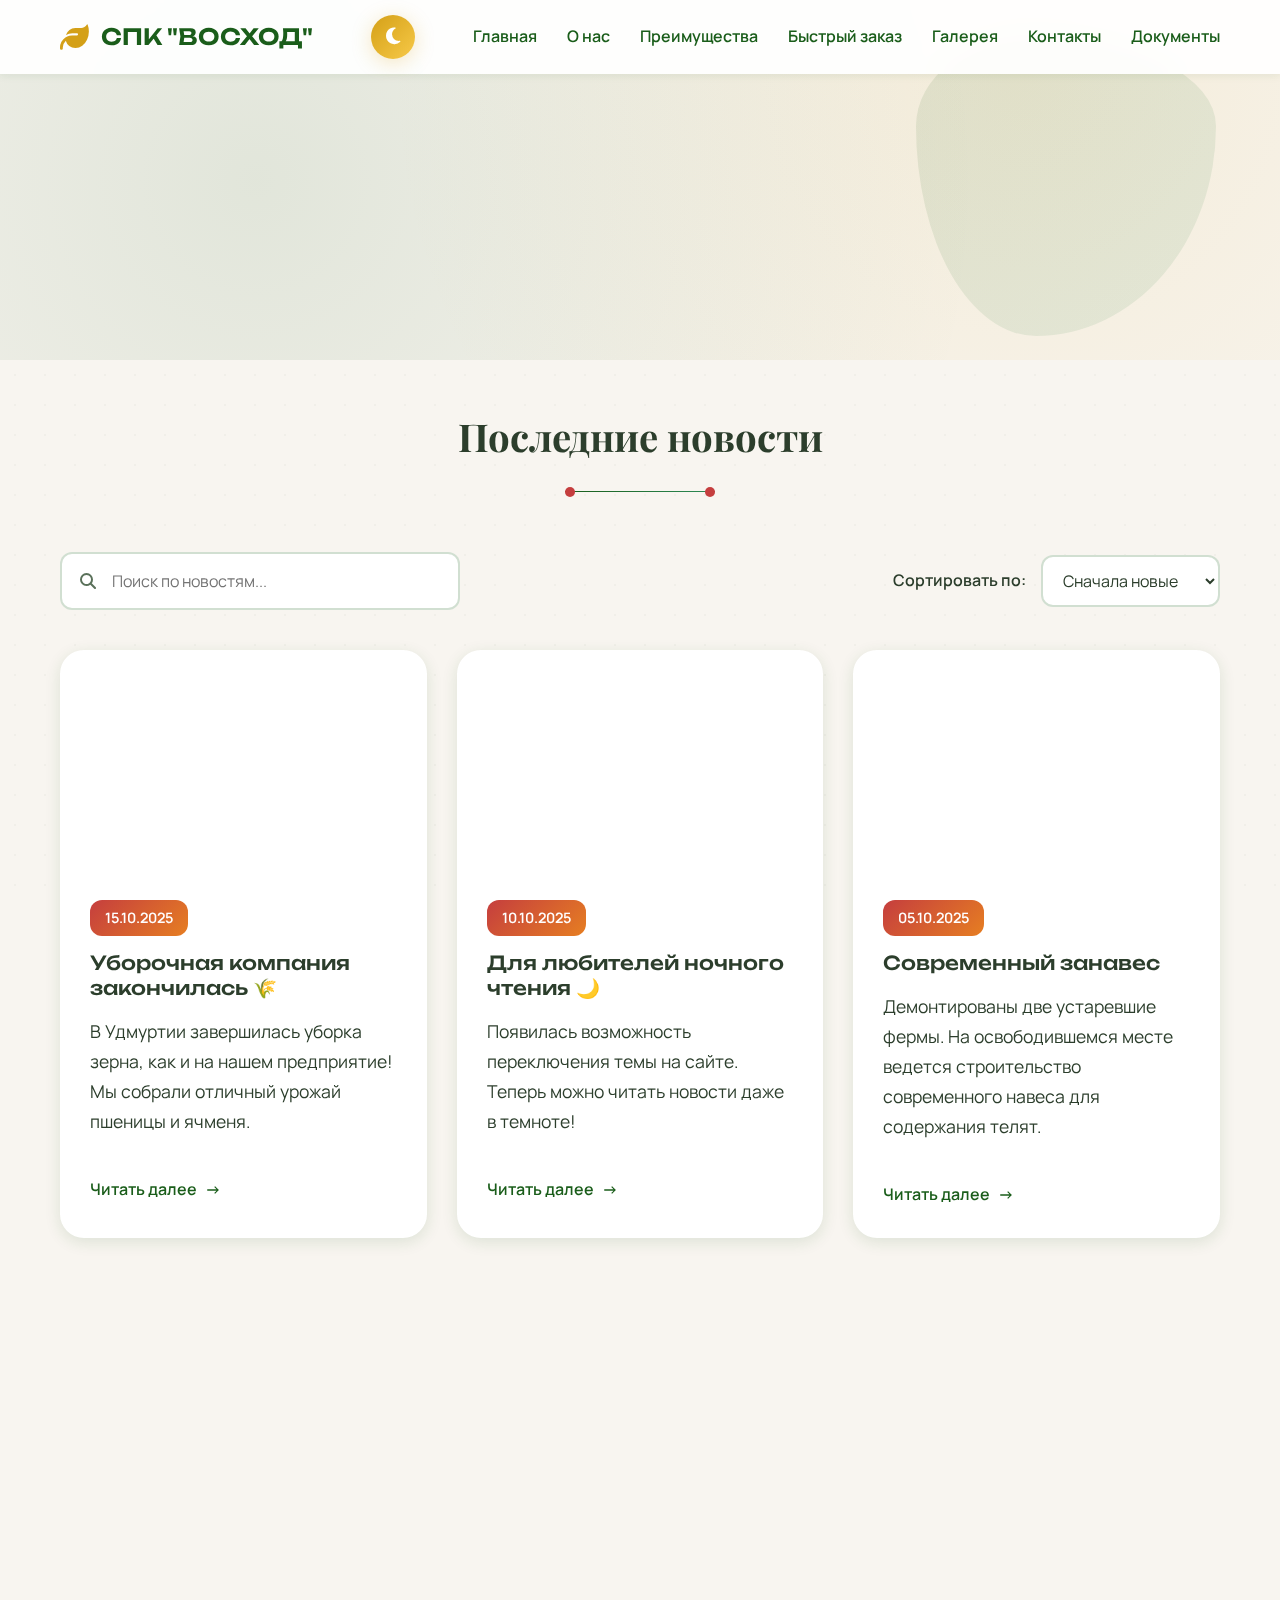
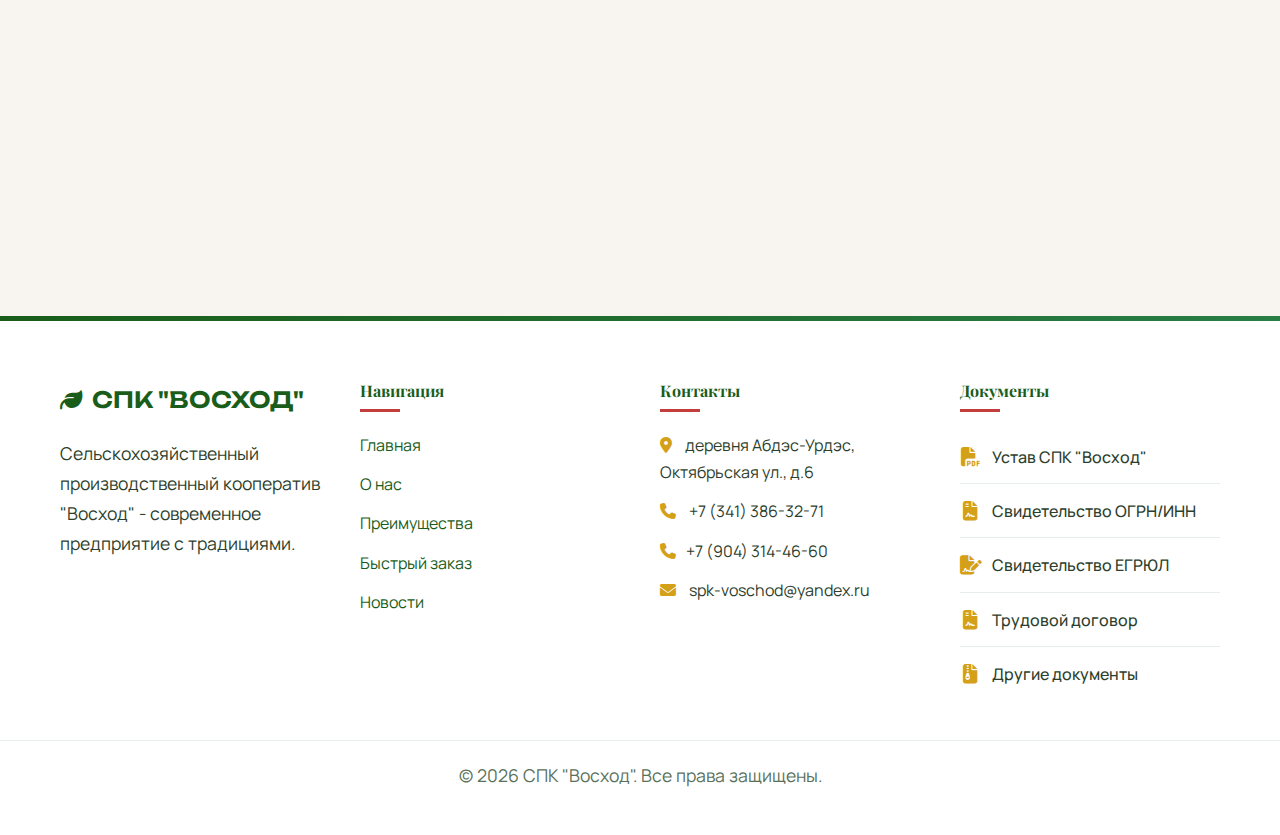
<file: news.html>
<!DOCTYPE html>
<html lang="ru" data-theme="light">
<head>
    <meta charset="UTF-8">
    <meta name="viewport" content="width=device-width, initial-scale=1.0">
    <title>Новости - СПК "Восход"</title>
    <link rel="stylesheet" href="https://cdnjs.cloudflare.com/ajax/libs/font-awesome/6.4.0/css/all.min.css">
    <link rel="preconnect" href="https://fonts.googleapis.com">
    <link rel="preconnect" href="https://fonts.gstatic.com" crossorigin>
    <link href="https://fonts.googleapis.com/css2?family=Playfair+Display:ital,wght@0,400;0,700;0,900;1,400&display=swap" rel="stylesheet">
    <link href="https://fonts.googleapis.com/css2?family=Manrope:wght@200;300;400;500;600;700&display=swap" rel="stylesheet">
    <link href="https://fonts.googleapis.com/css2?family=Unbounded:wght@200;300;400;500;600&display=swap" rel="stylesheet">
    <link href="https://fonts.googleapis.com/css2?family=Merriweather+Sans:ital,wght@0,300;0,400;0,700;1,300&display=swap" rel="stylesheet">
    <link rel="stylesheet" href="news.css">
    <link rel="icon" href="image/icon.jpg" type="image/jpg">
</head>
<body>
    <!-- Шапка -->
    <header id="header">
        <div class="container header-container">
            <!-- Логотип -->
            <div class="logo">
                <i class="fas fa-leaf"></i>
                <span>СПК "ВОСХОД"</span>
            </div>
            <!-- Контролы в шапке -->
            <div class="header-controls">
                <!-- Кнопка темы -->
                <button class="theme-toggle" id="themeToggle" title="Переключить тему">
                    <i class="fas fa-moon"></i>
                </button>
                <!-- Мобильная кнопка меню -->
                <button class="mobile-menu-btn" id="mobileMenuBtn">
                    <i class="fas fa-bars"></i>
                </button>
            </div>
            <!-- Навигация -->
            <nav id="nav">
                <ul>
                    <li><a href="index.html">Главная</a></li>
                    <li><a href="index.html#about">О нас</a></li>
                    <li><a href="index.html#advantages">Преимущества</a></li>
                    <li><a href="index.html#quick-order">Быстрый заказ</a></li>
                    <li><a href="index.html#gallery">Галерея</a></li>
                    <li><a href="index.html#contacts">Контакты</a></li>
                    <li><a href="document.html">Документы</a></li>
                </ul>
            </nav>
        </div>
    </header>
    <!-- Основной контент -->
    <main>
        <!-- Герой секция -->
        <section class="hero" id="hero">
            <div class="hero-overlay"></div>
            <div class="container hero-content fade-in">
                <h1>Новости</h1>
                <p>Последние события и обновления СПК "Восход"</p>
                <a href="index.html" class="btn btn-golden">Вернуться на главную</a>
            </div>
        </section>
        <!-- Новости -->
        <section class="news-section container" id="news">
            <div class="section-header">
                <h2 class="section-title">Последние новости</h2>
                <div class="section-divider"></div>
            </div>
            <!-- Поиск и фильтры -->
            <div class="news-controls">
                <div class="search-box">
                    <i class="fas fa-search"></i>
                    <input type="text" id="newsSearch" placeholder="Поиск по новостям...">
                </div>
                <div class="date-filter">
                    <label for="dateFilter">Сортировать по:</label>
                    <select id="dateFilter">
                        <option value="newest">Сначала новые</option>
                        <option value="oldest">Сначала старые</option>
                    </select>
                </div>
            </div>
            <div class="news-grid">
                <div class="news-card scroll-animate" data-date="2025-10-15">
                    <div class="news-img" style="background-image: url('https://images.unsplash.com/photo-1574943320219-553eb213f72d?ixlib=rb-4.0.3&ixid=M3wxMjA3fDB8MHxwaG90by1wYWdlfHx8fGVufDB8fHx8fA%3D%3D&auto=format&fit=crop&w=1000&q=80');"></div>
                    <div class="news-content">
                        <span class="news-date">15.10.2025</span>
                        <h3>Уборочная компания закончилась 🌾</h3>
                        <p>В Удмуртии завершилась уборка зерна, как и на нашем предприятие! Мы собрали отличный урожай пшеницы и ячменя.</p>
                        <a href="#" class="news-link">Читать далее</a>
                    </div>
                </div>
                <div class="news-card scroll-animate delay-1" data-date="2025-10-10">
                    <div class="news-img" style="background-image: url('https://images.unsplash.com/photo-1556761175-b413da4baf72?ixlib=rb-4.0.3&ixid=M3wxMjA3fDB8MHxwaG90by1wYWdlfHx8fGVufDB8fHx8fA%3D%3D&auto=format&fit=crop&w=1000&q=80');"></div>
                    <div class="news-content">
                        <span class="news-date">10.10.2025</span>
                        <h3>Для любителей ночного чтения 🌙</h3>
                        <p>Появилась возможность переключения темы на сайте. Теперь можно читать новости даже в темноте!</p>
                        <a href="#" class="news-link">Читать далее</a>
                    </div>
                </div>
                <div class="news-card scroll-animate delay-2" data-date="2025-10-05">
                    <div class="news-img" style="background-image: url('https://images.unsplash.com/photo-1544551763-46a013bb70d5?ixlib=rb-4.0.3&ixid=M3wxMjA3fDB8MHxwaG90by1wYWdlfHx8fGVufDB8fHx8fA%3D%3D&auto=format&fit=crop&w=1000&q=80');"></div>
                    <div class="news-content">
                        <span class="news-date">05.10.2025</span>
                        <h3>Современный занавес</h3>
                        <p>Демонтированы две устаревшие фермы. На освободившемся месте ведется строительство современного навеса для содержания телят.</p>
                        <a href="#" class="news-link">Читать далее</a>
                    </div>
                </div>
                <div class="news-card scroll-animate delay-3" data-date="2025-09-20">
                    <div class="news-img" style="background-image: url('https://images.unsplash.com/photo-1591134420164-6bc7ac64be51?ixlib=rb-4.0.3&ixid=M3wxMjA3fDB8MHxwaG90by1wYWdlfHx8fGVufDB8fHx8fA%3D%3D&auto=format&fit=crop&w=1000&q=80');"></div>
                    <div class="news-content">
                        <span class="news-date">20.09.2025</span>
                        <h3>Новый трактор в парке</h3>
                        <p>Пополнение в автопарке! Приобретен новый трактор для выполнения полевых работ. Это повысит эффективность и качество работы.</p>
                        <a href="#" class="news-link">Читать далее</a>
                    </div>
                </div>
                <div class="news-card scroll-animate delay-4" data-date="2025-09-01">
                    <div class="news-img" style="background-image: url('https://images.unsplash.com/photo-1500382017468-9049fed747ef?ixlib=rb-4.0.3&ixid=M3wxMjA3fDB8MHxwaG90by1wYWdlfHx8fGVufDB8fHx8fA%3D%3D&auto=format&fit=crop&w=1000&q=80');"></div>
                    <div class="news-content">
                        <span class="news-date">01.09.2025</span>
                        <h3>День знаний на ферме</h3>
                        <p>Сотрудники прошли обучение по новым методам животноводства. Инвестиции в человеческий капитал – залог успеха.</p>
                        <a href="#" class="news-link">Читать далее</a>
                    </div>
                </div>
                <div class="news-card scroll-animate delay-5" data-date="2025-08-15">
                    <div class="news-img" style="background-image: url('https://images.unsplash.com/photo-1556761175-4b46a29dd2f1?ixlib=rb-4.0.3&ixid=M3wxMjA3fDB8MHxwaG90by1wYWdlfHx8fGVufDB8fHx8fA%3D%3D&auto=format&fit=crop&w=1000&q=80');"></div>
                    <div class="news-content">
                        <span class="news-date">15.08.2025</span>
                        <h3>Пополнение в стаде</h3>
                        <p>Радостное событие – приплод молодняка. Наши животные чувствуют себя хорошо, и плодовитость радует.</p>
                        <a href="#" class="news-link">Читать далее</a>
                    </div>
                </div>
            </div>
        </section>
    </main>
    <!-- Подвал -->
    <footer>
        <div class="container footer-container">
            <div class="footer-about">
                <div class="footer-logo">
                    <i class="fas fa-leaf"></i>
                    <span>СПК "ВОСХОД"</span>
                </div>
                <p>Сельскохозяйственный производственный кооператив "Восход" - современное предприятие с традициями.</p>
            </div>
            <div class="footer-links">
                <h4>Навигация</h4>
                <ul>
                    <li><a href="index.html">Главная</a></li>
                    <li><a href="index.html#about">О нас</a></li>
                    <li><a href="index.html#advantages">Преимущества</a></li>
                    <li><a href="index.html#quick-order">Быстрый заказ</a></li>
                    <li><a href="index.html#news">Новости</a></li>
                </ul>
            </div>
            <div class="footer-links">
                <h4>Контакты</h4>
                <ul>
                    <li><i class="fas fa-map-marker-alt"></i> деревня Абдэс-Урдэс, Октябрьская ул., д.6</li>
                    <li><i class="fas fa-phone"></i> +7 (341) 386-32-71</li>
                    <li><i class="fas fa-phone"></i>+7 (904) 314-46-60</li>
                    <li><i class="fas fa-envelope"></i> spk-voschod@yandex.ru</li>
                </ul>
            </div>
            <div class="footer-documents">
                <h4>Документы</h4>
                <ul class="documents-list">
                    <li>
                        <a href="files/ustav.pdf" download>
                            <i class="fas fa-file-pdf"></i>
                            Устав СПК "Восход"
                        </a>
                    </li>
                    <li>
                        <a href="files/ogrn_inn.pdf" download>
                            <i class="fas fa-file-contract"></i>
                            Свидетельство ОГРН/ИНН
                        </a>
                    </li>
                    <li>
                        <a href="files/egrul.pdf" download>
                            <i class="fas fa-file-signature"></i>
                            Свидетельство ЕГРЮЛ
                        </a>
                    </li>
                    <li>
                        <a href="files/trudovoy_dogovor.pdf" download>
                            <i class="fas fa-file-contract"></i>
                            Трудовой договор
                        </a>
                    </li>
                    <li>
                        <a href="document.html">
                            <i class="fas fa-file-archive"></i>
                            Другие документы
                        </a>
                    </li>
                </ul>
            </div>
        </div>
        <div class="copyright">
            <p>&copy; 2026 СПК "Восход". Все права защищены.</p>
        </div>
    </footer>
    <!-- Подключение скриптов -->
    <script>
        // Инициализация функционала
        document.addEventListener('DOMContentLoaded', function() {
            // Переключение темы
            const themeToggle = document.getElementById('themeToggle');
            const htmlElement = document.documentElement;
            themeToggle.addEventListener('click', function() {
                const currentTheme = htmlElement.getAttribute('data-theme');
                const newTheme = currentTheme === 'light' ? 'dark' : 'light';
                htmlElement.setAttribute('data-theme', newTheme);
                // Обновляем иконку
                const icon = themeToggle.querySelector('i');
                icon.className = newTheme === 'light' ? 'fas fa-moon' : 'fas fa-sun';
                // Сохраняем в localStorage
                localStorage.setItem('theme', newTheme);
            });
            // Загрузка сохраненной темы
            const savedTheme = localStorage.getItem('theme') || 'light';
            htmlElement.setAttribute('data-theme', savedTheme);
            const icon = themeToggle.querySelector('i');
            icon.className = savedTheme === 'light' ? 'fas fa-moon' : 'fas fa-sun';

            // Мобильное меню
            const mobileMenuBtn = document.getElementById('mobileMenuBtn');
            const nav = document.getElementById('nav');
            mobileMenuBtn.addEventListener('click', function() {
                nav.classList.toggle('active');
                mobileMenuBtn.querySelector('i').className =
                    nav.classList.contains('active') ? 'fas fa-times' : 'fas fa-bars';
            });
            // Закрытие меню при клике на ссылку
            document.querySelectorAll('#nav a').forEach(link => {
                link.addEventListener('click', function() {
                    nav.classList.remove('active');
                    mobileMenuBtn.querySelector('i').className = 'fas fa-bars';
                });
            });

            // Поиск по новостям
            const searchInput = document.getElementById('newsSearch');
            searchInput.addEventListener('input', function() {
                const searchTerm = this.value.toLowerCase();
                const newsCards = document.querySelectorAll('.news-card');
                newsCards.forEach(card => {
                    const title = card.querySelector('h3').textContent.toLowerCase();
                    const description = card.querySelector('p').textContent.toLowerCase();
                    if (title.includes(searchTerm) || description.includes(searchTerm)) {
                        card.style.display = 'block';
                    } else {
                        card.style.display = 'none';
                    }
                });
            });

            // Сортировка по дате
            const dateFilter = document.getElementById('dateFilter');
            dateFilter.addEventListener('change', function() {
                const sortValue = this.value;
                const newsGrid = document.querySelector('.news-grid');
                const newsCards = Array.from(document.querySelectorAll('.news-card'));

                newsCards.sort((a, b) => {
                    const dateA = new Date(a.getAttribute('data-date'));
                    const dateB = new Date(b.getAttribute('data-date'));
                    if (sortValue === 'newest') {
                        return dateB - dateA;
                    } else {
                        return dateA - dateB;
                    }
                });

                // Удаляем все карточки из DOM
                newsGrid.innerHTML = '';
                // Возвращаем их в нужном порядке
                newsCards.forEach(card => newsGrid.appendChild(card));
            });

            // Анимация при скролле
            const observerOptions = {
                threshold: 0.1,
                rootMargin: '0px 0px -100px 0px'
            };
            const observer = new IntersectionObserver(function(entries) {
                entries.forEach(entry => {
                    if (entry.isIntersecting) {
                        entry.target.classList.add('visible');
                    }
                });
            }, observerOptions);
            document.querySelectorAll('.scroll-animate').forEach(el => observer.observe(el));

            // Плавная прокрутка
            document.querySelectorAll('a[href^="#"]').forEach(anchor => {
                anchor.addEventListener('click', function(e) {
                    e.preventDefault();
                    const targetId = this.getAttribute('href');
                    if (targetId === '#') return;
                    const targetElement = document.querySelector(targetId);
                    if (targetElement) {
                        window.scrollTo({
                            top: targetElement.offsetTop - 80,
                            behavior: 'smooth'
                        });
                    }
                });
            });
        });
    </script>
</body>
</html>
</file>
<file: document.css>
/* ===== ПЕРЕМЕННЫЕ CSS (как в главной) ===== */
:root {
    --color-primary: #1a5d1a;
    --color-secondary: #d4a017;
    --color-accent: #c53e3e;
    --color-background: #f8f5f0;
    --color-surface: #ffffff;
    --color-text: #2c3e2c;
    --color-text-light: #5a715a;
    --gradient-primary: linear-gradient(135deg, #1a5d1a 0%, #2e8b57 100%);
    --gradient-secondary: linear-gradient(135deg, #d4a017 0%, #f7c948 100%);
    --gradient-accent: linear-gradient(135deg, #c53e3e 0%, #e67e22 100%);
    --gradient-hero: radial-gradient(circle at 20% 50%, rgba(26, 93, 26, 0.1) 0%, rgba(248, 245, 240, 0) 70%),
                    radial-gradient(circle at 80% 20%, rgba(212, 160, 23, 0.1) 0%, rgba(248, 245, 240, 0) 60%);
    --shadow-sm: 0 2px 8px rgba(26, 93, 26, 0.08);
    --shadow-md: 0 4px 16px rgba(26, 93, 26, 0.12);
    --shadow-lg: 0 8px 32px rgba(26, 93, 26, 0.16);
    --shadow-gold: 0 4px 20px rgba(212, 160, 23, 0.25);
    --font-heading: 'Playfair Display', serif;
    --font-subheading: 'Unbounded', cursive;
    --font-body: 'Manrope', sans-serif;
    --font-accent: 'Merriweather Sans', sans-serif;
    --transition-smooth: all 0.5s cubic-bezier(0.23, 1, 0.32, 1);
    --transition-bounce: all 0.6s cubic-bezier(0.68, -0.55, 0.265, 1.55);
    --radius-sm: 4px;
    --radius-md: 12px;
    --radius-lg: 24px;
    --radius-organic: 40% 60% 60% 40% / 30% 30% 70% 70%;
}

[data-theme="dark"] {
    --color-primary: #7eb97e;
    --color-secondary: #f0c862;
    --color-accent: #ff8c6b;
    --color-background: #121a15;
    --color-surface: #1c261f;
    --color-text: #e8f5e9;
    --color-text-light: #a8b8a8;
    --gradient-primary: linear-gradient(135deg, #7eb97e 0%, #4a9c4a 100%);
    --gradient-secondary: linear-gradient(135deg, #f0c862 0%, #d4a017 100%);
    --gradient-accent: linear-gradient(135deg, #ff8c6b 0%, #c53e3e 100%);
    --gradient-hero: radial-gradient(circle at 20% 50%, rgba(126, 185, 126, 0.15) 0%, rgba(18, 26, 21, 0) 70%),
                    radial-gradient(circle at 80% 20%, rgba(240, 200, 98, 0.1) 0%, rgba(18, 26, 21, 0) 60%);
    --shadow-sm: 0 2px 8px rgba(0, 0, 0, 0.2);
    --shadow-md: 0 4px 16px rgba(0, 0, 0, 0.3);
    --shadow-lg: 0 8px 32px rgba(0, 0, 0, 0.4);
    --shadow-gold: 0 4px 20px rgba(240, 200, 98, 0.3);
}

/* ===== БАЗОВЫЕ СТИЛИ ===== */
* {
    margin: 0;
    padding: 0;
    box-sizing: border-box;
}

html {
    scroll-behavior: smooth;
    scroll-padding-top: 80px;
}

body {
    font-family: var(--font-body);
    background-color: var(--color-background);
    color: var(--color-text);
    line-height: 1.7;
    transition: var(--transition-smooth);
    overflow-x: hidden;
    position: relative;
}

body::before {
    content: "";
    position: fixed;
    top: 0;
    left: 0;
    width: 100%;
    height: 100%;
    background-image: radial-gradient(currentColor 1px, transparent 1px);
    background-size: 30px 30px;
    background-position: 0 0;
    opacity: 0.03;
    pointer-events: none;
    z-index: -1;
}

.container {
    width: 100%;
    max-width: 1200px;
    margin: 0 auto;
    padding: 0 20px;
}

/* ===== ТИПОГРАФИЯ ===== */
h1, h2, h3, h4, h5 {
    font-family: var(--font-heading);
    font-weight: 700;
    line-height: 1.3;
    margin-bottom: 1rem;
}

h1 {
    font-size: 3.5rem;
    letter-spacing: -0.5px;
    background: var(--gradient-primary);
    -webkit-background-clip: text;
    background-clip: text;
    color: transparent;
    position: relative;
    display: inline-block;
}

h2.section-title {
    font-size: 2.4rem;
    text-align: center;
    margin-bottom: 1.5rem;
    margin-top: 2rem;
    position: relative;
    display: inline-block;
}

h3 {
    font-size: 1.4rem;
    font-family: var(--font-subheading);
    font-weight: 500;
}

p {
    margin-bottom: 1.5rem;
    font-size: 1.1rem;
}

a {
    color: var(--color-primary);
    text-decoration: none;
    transition: var(--transition-smooth);
}

a:hover {
    color: var(--color-accent);
}

/* ===== ШАПКА ===== */
#header {
    position: fixed;
    top: 0;
    left: 0;
    width: 100%;
    background-color: rgba(255, 255, 255, 0.92);
    backdrop-filter: blur(10px);
    z-index: 1000;
    box-shadow: var(--shadow-sm);
    transition: var(--transition-smooth);
}

[data-theme="dark"] #header {
    background-color: rgba(28, 38, 31, 0.92);
}

.header-container {
    display: flex;
    justify-content: space-between;
    align-items: center;
    padding: 15px 20px;
}

.logo {
    display: flex;
    align-items: center;
    gap: 12px;
    font-family: var(--font-subheading);
    font-weight: 600;
    font-size: 1.4rem;
    color: var(--color-primary);
    transition: var(--transition-smooth);
}

.logo i {
    color: var(--color-secondary);
    font-size: 1.8rem;
    animation: pulse-gold 3s infinite alternate;
}

@keyframes pulse-gold {
    0% { transform: scale(1); text-shadow: 0 0 5px rgba(212, 160, 23, 0.3); }
    100% { transform: scale(1.1); text-shadow: 0 0 15px rgba(212, 160, 23, 0.6); }
}

.header-controls {
    display: flex;
    align-items: center;
    gap: 15px;
}

.theme-toggle {
    background: var(--gradient-secondary);
    border: none;
    width: 44px;
    height: 44px;
    border-radius: 50%;
    display: flex;
    align-items: center;
    justify-content: center;
    cursor: pointer;
    color: white;
    font-size: 1.2rem;
    transition: var(--transition-bounce);
    box-shadow: var(--shadow-gold);
}

.theme-toggle:hover {
    transform: rotate(30deg) scale(1.1);
}

.mobile-menu-btn {
    display: none;
    background: transparent;
    border: none;
    font-size: 1.5rem;
    color: var(--color-primary);
    cursor: pointer;
}

/* Навигация */
#nav ul {
    display: flex;
    list-style: none;
    gap: 30px;
}

#nav a {
    font-family: var(--font-body);
    font-weight: 600;
    font-size: 1rem;
    position: relative;
    padding: 5px 0;
}

#nav a.active {
    color: var(--color-accent);
}

#nav a::after {
    content: "";
    position: absolute;
    bottom: 0;
    left: 0;
    width: 0;
    height: 2px;
    background: var(--gradient-accent);
    transition: width 0.3s ease;
}

#nav a:hover::after,
#nav a.active::after {
    width: 100%;
}

/* ===== ГЕРОЙ СЕКЦИЯ ===== */
.hero {
    position: relative;
    height: 40vh;
    min-height: 300px;
    display: flex;
    align-items: center;
    background: var(--color-background);
    overflow: hidden;
}

.hero::before {
    content: "";
    position: absolute;
    top: 0;
    left: 0;
    width: 100%;
    height: 100%;
    background: var(--gradient-hero);
    z-index: 1;
}

.hero::after {
    content: "";
    position: absolute;
    top: 10%;
    right: 5%;
    width: 300px;
    height: 300px;
    background: var(--gradient-primary);
    opacity: 0.1;
    border-radius: var(--radius-organic);
    animation: float 20s infinite ease-in-out;
}

@keyframes float {
    0%, 100% { transform: translateY(0) rotate(0deg); border-radius: var(--radius-organic); }
    33% { transform: translateY(-30px) rotate(120deg); border-radius: 60% 40% 30% 70% / 60% 30% 70% 40%; }
    66% { transform: translateY(20px) rotate(240deg); border-radius: 30% 60% 70% 40% / 50% 60% 30% 60%; }
}

.hero-content {
    position: relative;
    z-index: 2;
    max-width: 800px;
    animation: fadeInUp 1.2s cubic-bezier(0.23, 1, 0.32, 1) forwards;
    opacity: 0;
    transform: translateY(30px);
}

@keyframes fadeInUp {
    to { opacity: 1; transform: translateY(0); }
}

.hero h1 {
    font-size: 3rem;
    margin-bottom: 1rem;
    line-height: 1.2;
}

.hero p {
    font-size: 1.2rem;
    color: var(--color-text-light);
    margin-bottom: 1.5rem;
    max-width: 600px;
}

/* Кнопки */
.btn {
    display: inline-block;
    padding: 16px 32px;
    border-radius: var(--radius-md);
    font-family: var(--font-subheading);
    font-weight: 600;
    font-size: 1.rem;
    text-align: center;
    cursor: pointer;
    transition: var(--transition-bounce);
    border: none;
    position: relative;
    overflow: hidden;
}

.btn::before {
    content: "";
    position: absolute;
    top: 0;
    left: -100%;
    width: 100%;
    height: 100%;
    background: linear-gradient(90deg, transparent, rgba(255, 255, 255, 0.2), transparent);
    transition: left 0.7s ease;
}

.btn:hover::before {
    left: 100%;
}

.btn-golden {
    background: var(--gradient-secondary);
    color: #2c3e2c;
    box-shadow: var(--shadow-gold);
}

.btn-golden:hover {
    transform: translateY(-5px);
    box-shadow: 0 10px 30px rgba(212, 160, 23, 0.4);
}

.btn-download {
    background: var(--gradient-primary);
    color: white;
    padding: 12px 20px;
    font-size: 1rem;
    display: inline-flex;
    align-items: center;
    gap: 8px;
}

.btn-download:hover {
    transform: translateY(-3px);
    box-shadow: var(--shadow-md);
}

/* ===== СЕКЦИЯ ДОКУМЕНТОВ ===== */
.documents-section {
    padding-top: 10px;
}

.section-header {
    text-align: center;
    margin-bottom: 60px;
}

.section-divider {
    height: 1px;
    width: 150px;
    background: var(--gradient-primary);
    margin: 5px auto;
    position: relative;
}

.section-divider::before,
.section-divider::after {
    content: "";
    position: absolute;
    top: -4px;
    width: 10px;
    height: 10px;
    border-radius: 50%;
    background: var(--color-accent);
}

.section-divider::before { left: 0; }
.section-divider::after { right: 0; }

/* Элементы управления */
.documents-controls {
    display: flex;
    justify-content: space-between;
    align-items: center;
    margin-bottom: 40px;
    flex-wrap: wrap;
    gap: 20px;
}

.search-box {
    flex: 1;
    max-width: 400px;
    position: relative;
}

.search-box i {
    position: absolute;
    left: 20px;
    top: 50%;
    transform: translateY(-50%);
    color: var(--color-text-light);
}

.search-box input {
    width: 100%;
    padding: 16px 20px 16px 50px;
    border: 2px solid rgba(26, 93, 26, 0.2);
    border-radius: var(--radius-md);
    font-family: var(--font-body);
    font-size: 1rem;
    background-color: var(--color-surface);
    color: var(--color-text);
    transition: var(--transition-smooth);
}

.search-box input:focus {
    outline: none;
    border-color: var(--color-primary);
    box-shadow: 0 0 0 3px rgba(26, 93, 26, 0.1);
}

.category-filter {
    display: flex;
    align-items: center;
    gap: 15px;
}

.category-filter label {
    font-weight: 600;
    color: var(--color-text);
}

.category-filter select {
    padding: 12px 16px;
    border: 2px solid rgba(26, 93, 26, 0.2);
    border-radius: var(--radius-md);
    font-family: var(--font-body);
    font-size: 1rem;
    background-color: var(--color-surface);
    color: var(--color-text);
    transition: var(--transition-smooth);
    cursor: pointer;
    min-width: 200px;
}

.category-filter select:focus {
    outline: none;
    border-color: var(--color-primary);
}

/* Категории документов */
.documents-category {
    margin-bottom: 60px;
}

.category-title {
    display: flex;
    align-items: center;
    gap: 15px;
    font-size: 1.8rem;
    color: var(--color-primary);
    margin-bottom: 30px;
    padding-bottom: 15px;
    border-bottom: 2px solid rgba(26, 93, 26, 0.1);
}

.category-title i {
    color: var(--color-secondary);
    font-size: 1.5rem;
}

/* Сетка документов */
.documents-grid {
    display: grid;
    grid-template-columns: repeat(auto-fill, minmax(350px, 1fr));
    gap: 25px;
    margin-bottom: 30px;
}

.document-card {
    display: flex;
    align-items: center;
    background: var(--color-surface);
    border-radius: var(--radius-lg);
    padding: 25px;
    box-shadow: var(--shadow-md);
    transition: var(--transition-smooth);
    gap: 20px;
}

.document-card:hover {
    transform: translateY(-8px);
    box-shadow: var(--shadow-lg);
}

.document-icon {
    width: 60px;
    height: 60px;
    background: var(--gradient-primary);
    border-radius: 50%;
    display: flex;
    align-items: center;
    justify-content: center;
    color: white;
    font-size: 1.5rem;
    flex-shrink: 0;
}

.document-content {
    flex: 1;
}

.document-content h3 {
    margin-bottom: 8px;
    color: var(--color-text);
}

.document-content p {
    font-size: 1rem;
    color: var(--color-text-light);
    margin-bottom: 12px;
}

.document-meta {
    display: flex;
    gap: 15px;
    font-size: 0.9rem;
    color: var(--color-text-light);
}

.document-date::before {
    content: "📅 ";
}

.document-size::before {
    content: "📄 ";
}

/* Отчетные карточки */
.reports-grid {
    display: grid;
    grid-template-columns: repeat(auto-fill, minmax(350px, 1fr));
    gap: 25px;
}

.report-card {
    background: var(--color-surface);
    border-radius: var(--radius-lg);
    overflow: hidden;
    box-shadow: var(--shadow-md);
    transition: var(--transition-smooth);
}

.report-card:hover {
    transform: translateY(-8px);
    box-shadow: var(--shadow-lg);
}

.report-header {
    padding: 20px;
    background: var(--gradient-primary);
    color: white;
    display: flex;
    justify-content: space-between;
    align-items: center;
}

.report-header h3 {
    margin: 0;
    font-size: 1.3rem;
}

.report-badge {
    background: var(--color-accent);
    padding: 5px 12px;
    border-radius: 20px;
    font-size: 0.9rem;
    font-weight: 600;
}

.report-content {
    padding: 20px;
}

.report-content p {
    margin-bottom: 15px;
    color: var(--color-text-light);
}

.report-details {
    display: flex;
    flex-direction: column;
    gap: 8px;
    margin-top: 15px;
}

.detail-item {
    display: flex;
    align-items: center;
    gap: 10px;
    font-size: 0.95rem;
    color: var(--color-text);
}

.detail-item i {
    color: var(--color-secondary);
    width: 20px;
}

.report-actions {
    padding: 0 20px 20px 20px;
    text-align: center;
}

.report-actions .btn-download {
    width: 100%;
    justify-content: center;
}

/* Подвал */
footer {
  background: var(--color-surface);
  padding: 60px 0 0;
  margin-top: 60px;
  border-top: 5px solid;
  border-image: var(--gradient-primary) 1;
}
.footer-container {
  display: grid;
  grid-template-columns: repeat(4, 1fr);
  gap: 40px;
  margin-bottom: 40px;
}
.footer-logo {
  display: flex;
  align-items: center;
  gap: 10px;
  font-family: var(--font-subheading);
  font-weight: 600;
  font-size: 1.4rem;
  color: var(--color-primary);
  margin-bottom: 20px;
}
.footer-links h4 {
  margin-bottom: 20px;
  color: var(--color-primary);
  position: relative;
  padding-bottom: 10px;
}
.footer-links h4::after {
  content: "";
  position: absolute;
  bottom: 0;
  left: 0;
  width: 40px;
  height: 3px;
  background: var(--color-accent);
}
.footer-links ul {
  list-style: none;
}
.footer-links li {
  margin-bottom: 12px;
}
.footer-links i {
  margin-right: 10px;
  color: var(--color-secondary);
}

/* ===== СТИЛИ ДЛЯ БЛОКА ДОКУМЕНТОВ В ФУТЕРЕ ===== */
.footer-documents {
    position: relative;
}

.footer-documents h4 {
    margin-bottom: 20px;
    color: var(--color-primary);
    position: relative;
    padding-bottom: 10px;
}

.footer-documents h4::after {
    content: "";
    position: absolute;
    bottom: 0;
    left: 0;
    width: 40px;
    height: 3px;
    background: var(--color-accent);
}

.footer-documents p {
    font-size: 0.95rem;
    color: var(--color-text-light);
    margin-bottom: 20px;
}

.documents-list {
    list-style: none;
    margin: 0;
    padding: 0;
}

.documents-list li {
    margin-bottom: 2px;
    padding: 4px 0;
    border-bottom: 1px solid rgba(26, 93, 26, 0.1);
    transition: var(--transition-smooth);
}

.documents-list li:last-child {
    border-bottom: none;
    margin-bottom: 0;
}

.documents-list li:hover {
    transform: translateX(5px);
    border-bottom-color: var(--color-accent);
}

.documents-list a {
    display: flex;
    align-items: center;
    gap: 12px;
    color: var(--color-text);
    text-decoration: none;
    font-weight: 500;
    transition: var(--transition-smooth);
    padding: 8px 0;
}

.documents-list a:hover {
    color: var(--color-accent);
}

.documents-list i {
    width: 20px;
    text-align: center;
    font-size: 1.2rem;
    color: var(--color-secondary);
    transition: var(--transition-smooth);
}

.documents-list a:hover i {
    color: var(--color-accent);
    transform: scale(1.2);
}

/* Анимация скачивания */
@keyframes downloadPulse {
    0% {
        transform: translateY(0);
    }
    50% {
        transform: translateY(-3px);
    }
    100% {
        transform: translateY(0);
    }
}

.documents-list a:active i {
    animation: downloadPulse 0.3s ease;
}

/* Адаптивность для футера с документами */
@media (max-width: 768px) {
    .footer-documents {
        margin-top: 20px;
    }

    .documents-list li {
        padding: 8px 0;
    }
}

@media (max-width: 576px) {
    .footer-documents h4 {
        font-size: 1.2rem;
    }

    .documents-list a {
        font-size: 0.95rem;
    }
}

.copyright {
    text-align: center;
    padding: 20px 0;
    border-top: 1px solid rgba(26, 93, 26, 0.1);
    color: var(--color-text-light);
    font-size: 0.9rem;
}

/* Анимации при скролле */
.scroll-animate {
    opacity: 0;
    transform: translateY(40px);
    transition: opacity 0.8s ease, transform 0.8s ease;
}

.scroll-animate.visible {
    opacity: 1;
    transform: translateY(0);
}

.delay-1 { transition-delay: 0.1s; }
.delay-2 { transition-delay: 0.2s; }
.delay-3 { transition-delay: 0.3s; }
.delay-4 { transition-delay: 0.4s; }
.delay-5 { transition-delay: 0.5s; }

/* Медиа-запросы для адаптивности */
@media (max-width: 992px) {
    .documents-grid,
    .reports-grid {
        grid-template-columns: repeat(2, 1fr);
    }

    .footer-container {
        grid-template-columns: repeat(2, 1fr);
    }

    h1 {
        font-size: 3rem;
    }

    h2.section-title {
        font-size: 2.4rem;
    }
}

@media (max-width: 768px) {
    .header-container {
        flex-wrap: wrap;
    }

    .mobile-menu-btn {
        display: block;
    }

    #nav {
        position: fixed;
        top: 80px;
        left: 0;
        width: 100%;
        background-color: var(--color-surface);
        padding: 20px;
        box-shadow: var(--shadow-md);
        transform: translateY(-100%);
        opacity: 0;
        visibility: hidden;
        transition: var(--transition-smooth);
    }

    #nav.active {
        transform: translateY(0);
        opacity: 1;
        visibility: visible;
    }

    #nav ul {
        flex-direction: column;
        gap: 15px;
    }

    .hero h1 {
        font-size: 2.5rem;
    }

    .hero p {
        font-size: 1.2rem;
    }

    .documents-controls {
        flex-direction: column;
        align-items: stretch;
    }

    .search-box {
        max-width: 100%;
    }

    .category-filter {
        justify-content: center;
    }

    .documents-grid,
    .reports-grid {
        grid-template-columns: 1fr;
    }

    .document-card {
        flex-direction: column;
        text-align: center;
        gap: 15px;
    }

    .document-meta {
        flex-direction: column;
        gap: 5px;
    }
}

@media (max-width: 576px) {
    .footer-container {
        grid-template-columns: 1fr;
    }

    section {
        padding: 60px 0;
    }

    .hero {
        min-height: 250px;
        padding: 80px 0;
    }

    .documents-section {
        padding-top: 60px;
    }
}
</file>
<file: news.css>
/* ===== НЕОБЫЧНЫЕ ШРИФТЫ ===== */
@import url('https://fonts.googleapis.com/css2?family=Playfair+Display:ital,wght@0,400;0,700;0,900;1,400&display=swap');
@import url('https://fonts.googleapis.com/css2?family=Manrope:wght@200;300;400;500;600;700&display=swap');
@import url('https://fonts.googleapis.com/css2?family=Unbounded:wght@200;300;400;500;600&display=swap');
@import url('https://fonts.googleapis.com/css2?family=Merriweather+Sans:ital,wght@0,300;0,400;0,700;1,300&display=swap');
/* ===== ПЕРЕМЕННЫЕ CSS ===== */
:root {
    /* Светлая тема - Вдохновлено сельским закатом и полями */
    --color-primary: #1a5d1a; /* Глубокий зеленый цвет поля */
    --color-secondary: #d4a017; /* Золото пшеницы */
    --color-accent: #c53e3e; /* Теплый красный - цвет заката */
    --color-background: #f8f5f0; /* Кремовый, как молоко */
    --color-surface: #ffffff; /* Чистый белый */
    --color-text: #2c3e2c; /* Темно-зеленый для текста */
    --color-text-light: #5a715a; /* Светлый текст */
    /* Необычные градиенты и текстуры */
    --gradient-primary: linear-gradient(135deg, #1a5d1a 0%, #2e8b57 100%);
    --gradient-secondary: linear-gradient(135deg, #d4a017 0%, #f7c948 100%);
    --gradient-accent: linear-gradient(135deg, #c53e3e 0%, #e67e22 100%);
    --gradient-hero: radial-gradient(circle at 20% 50%, rgba(26, 93, 26, 0.1) 0%, rgba(248, 245, 240, 0) 70%),
                    radial-gradient(circle at 80% 20%, rgba(212, 160, 23, 0.1) 0%, rgba(248, 245, 240, 0) 60%);
    /* Тени с цветными оттенками */
    --shadow-sm: 0 2px 8px rgba(26, 93, 26, 0.08);
    --shadow-md: 0 4px 16px rgba(26, 93, 26, 0.12);
    --shadow-lg: 0 8px 32px rgba(26, 93, 26, 0.16);
    --shadow-gold: 0 4px 20px rgba(212, 160, 23, 0.25);
    /* Геометрические узоры (через background-image) */
    --pattern-dots: radial-gradient(currentColor 1px, transparent 1px);
    --pattern-lines: repeating-linear-gradient(45deg, transparent, transparent 10px, currentColor 10px, currentColor 11px);
    /* Типография - необычные сочетания */
    --font-heading: 'Playfair Display', serif; /* Элегантный шрифт с засечками */
    --font-subheading: 'Unbounded', cursive; /* Современный геометрический */
    --font-body: 'Manrope', sans-serif; /* Читаемый, но не overused */
    --font-accent: 'Merriweather Sans', sans-serif; /* Для особых акцентов */
    /* Анимации */
    --transition-smooth: all 0.5s cubic-bezier(0.23, 1, 0.32, 1);
    --transition-bounce: all 0.6s cubic-bezier(0.68, -0.55, 0.265, 1.55);
    /* Радиусы границ - органичные формы */
    --radius-sm: 4px;
    --radius-md: 12px;
    --radius-lg: 24px;
    --radius-organic: 40% 60% 60% 40% / 30% 30% 70% 70%;
}
/* Темная тема - Вдохновлена ночным небом и уютным светом фермы */
[data-theme="dark"] {
    --color-primary: #7eb97e; /* Светлый зеленый - как лунный свет на листьях */
    --color-secondary: #f0c862; /* Мягкое золото */
    --color-accent: #ff8c6b; /* Теплый коралловый */
    --color-background: #121a15; /* Темно-зеленый как ночной лес */
    --color-surface: #1c261f; /* Поверхность чуть светлее */
    --color-text: #e8f5e9; /* Светлый текст для контраста */
    --color-text-light: #a8b8a8;
    --gradient-primary: linear-gradient(135deg, #7eb97e 0%, #4a9c4a 100%);
    --gradient-secondary: linear-gradient(135deg, #f0c862 0%, #d4a017 100%);
    --gradient-accent: linear-gradient(135deg, #ff8c6b 0%, #c53e3e 100%);
    --gradient-hero: radial-gradient(circle at 20% 50%, rgba(126, 185, 126, 0.15) 0%, rgba(18, 26, 21, 0) 70%),
                    radial-gradient(circle at 80% 20%, rgba(240, 200, 98, 0.1) 0%, rgba(18, 26, 21, 0) 60%),
                    radial-gradient(circle at 50% 80%, rgba(255, 140, 107, 0.05) 0%, rgba(18, 26, 21, 0) 50%);
    --shadow-sm: 0 2px 8px rgba(0, 0, 0, 0.2);
    --shadow-md: 0 4px 16px rgba(0, 0, 0, 0.3);
    --shadow-lg: 0 8px 32px rgba(0, 0, 0, 0.4);
    --shadow-gold: 0 4px 20px rgba(240, 200, 98, 0.3);
}
/* ===== БАЗОВЫЕ СТИЛИ ===== */
* {
    margin: 0;
    padding: 0;
    box-sizing: border-box;
}
html {
    scroll-behavior: smooth;
    scroll-padding-top: 80px;
}
body {
    font-family: var(--font-body);
    background-color: var(--color-background);
    color: var(--color-text);
    line-height: 1.7;
    transition: var(--transition-smooth);
    overflow-x: hidden;
    position: relative;
}
/* Органичный фоновый узор */
body::before {
    content: "";
    position: fixed;
    top: 0;
    left: 0;
    width: 100%;
    height: 100%;
    background-image: var(--pattern-dots);
    background-size: 30px 30px;
    background-position: 0 0;
    opacity: 0.03;
    pointer-events: none;
    z-index: -1;
}
.container {
    width: 100%;
    max-width: 1200px;
    margin: 0 auto;
    padding: 0 20px;
}

.newsletter-form input {
  padding: 14px 20px;
  border: 2px solid rgba(26, 93, 26, 0.2);
  border-radius: var(--radius-md);
  font-family: var(--font-body);
  background-color: var(--color-background);
  color: var(--color-text);
  transition: var(--transition-smooth);
}
.newsletter-form input:focus {
  outline: none;
  border-color: var(--color-primary);
}
.newsletter-form button {
  padding: 14px 20px;
  background: var(--gradient-primary);
  color: white;
  border: none;
  border-radius: var(--radius-md);
  font-family: var(--font-body);
  font-weight: 600;
  cursor: pointer;
  transition: var(--transition-smooth);
}
.newsletter-form button:hover {
  transform: translateY(-3px);
  box-shadow: var(--shadow-md);
}
/* ===== ТИПОГРАФИЯ ===== */
h1, h2, h3, h4, h5 {
    font-family: var(--font-heading);
    font-weight: 700;
    line-height: 1.3;
    margin-bottom: 1rem;
}
h1 {
    font-size: 3.5rem;
    letter-spacing: -0.5px;
    background: var(--gradient-primary);
    -webkit-background-clip: text;
    background-clip: text;
    color: transparent;
    position: relative;
    display: inline-block;
}
h2.section-title {
    font-size: 2.4rem;
    text-align: center;
    margin-bottom: 1.5rem;
    margin-top: 2rem;
    position: relative;
    display: inline-block;
}
h3 {
    font-size: 1.2rem;
    font-family: var(--font-subheading);
    font-weight: 500;
}
p {
    margin-bottom: 1.5rem;
    font-size: 1.1rem;
}
a {
    color: var(--color-primary);
    text-decoration: none;
    transition: var(--transition-smooth);
}
a:hover {
    color: var(--color-accent);
}
/* ===== ШАПКА ===== */
#header {
    position: fixed;
    top: 0;
    left: 0;
    width: 100%;
    background-color: rgba(255, 255, 255, 0.92);
    backdrop-filter: blur(10px);
    z-index: 1000;
    box-shadow: var(--shadow-sm);
    transition: var(--transition-smooth);
}
[data-theme="dark"] #header {
    background-color: rgba(28, 38, 31, 0.92);
}
.header-container {
    display: flex;
    justify-content: space-between;
    align-items: center;
    padding: 15px 20px;
}
.logo {
    display: flex;
    align-items: center;
    gap: 12px;
    font-family: var(--font-subheading);
    font-weight: 600;
    font-size: 1.4rem;
    color: var(--color-primary);
    transition: var(--transition-smooth);
}
.logo i {
    color: var(--color-secondary);
    font-size: 1.8rem;
    animation: pulse-gold 3s infinite alternate;
}
@keyframes pulse-gold {
    0% {
    transform: scale(1);
    text-shadow: 0 0 5px rgba(212, 160, 23, 0.3);
    }
    100% {
    transform: scale(1.1);
    text-shadow: 0 0 15px rgba(212, 160, 23, 0.6);
    }
}
.header-controls {
    display: flex;
    align-items: center;
    gap: 15px;
}
.theme-toggle {
    background: var(--gradient-secondary);
    border: none;
    width: 44px;
    height: 44px;
    border-radius: 50%;
    display: flex;
    align-items: center;
    justify-content: center;
    cursor: pointer;
    color: white;
    font-size: 1.2rem;
    transition: var(--transition-bounce);
    box-shadow: var(--shadow-gold);
}
.theme-toggle:hover {
    transform: rotate(30deg) scale(1.1);
}
.mobile-menu-btn {
    display: none;
    background: transparent;
    border: none;
    font-size: 1.5rem;
    color: var(--color-primary);
    cursor: pointer;
}
/* Навигация */
#nav ul {
    display: flex;
    list-style: none;
    gap: 30px;
}
#nav a {
    font-family: var(--font-body);
    font-weight: 600;
    font-size: 1rem;
    position: relative;
    padding: 5px 0;
}
#nav a::after {
    content: "";
    position: absolute;
    bottom: 0;
    left: 0;
    width: 0;
    height: 2px;
    background: var(--gradient-accent);
    transition: width 0.3s ease;
}
#nav a:hover::after {
    width: 100%;
}
/* ===== ГЕРОЙ СЕКЦИЯ ===== */
.hero {
    position: relative;
    height: 40vh; /* Изменено для страницы новостей */
    min-height: 300px;
    display: flex;
    align-items: center;
    background: var(--color-background);
    overflow: hidden;
}
.hero::before {
    content: "";
    position: absolute;
    top: 0;
    left: 0;
    width: 100%;
    height: 100%;
    background: var(--gradient-hero);
    z-index: 1;
}
.hero::after {
    content: "";
    position: absolute;
    top: 10%;
    right: 5%;
    width: 300px;
    height: 300px;
    background: var(--gradient-primary);
    opacity: 0.1;
    border-radius: var(--radius-organic);
    animation: float 20s infinite ease-in-out;
}
@keyframes float {
    0%, 100% {
    transform: translateY(0) rotate(0deg);
    border-radius: var(--radius-organic);
    }
    33% {
    transform: translateY(-30px) rotate(120deg);
    border-radius: 60% 40% 30% 70% / 60% 30% 70% 40%;
    }
    66% {
    transform: translateY(20px) rotate(240deg);
    border-radius: 30% 60% 70% 40% / 50% 60% 30% 60%;
    }
}
.hero-content {
    position: relative;
    z-index: 2;
    max-width: 800px;
    animation: fadeInUp 1.2s cubic-bezier(0.23, 1, 0.32, 1) forwards;
    opacity: 0;
    transform: translateY(30px);
}
@keyframes fadeInUp {
    to {
    opacity: 1;
    transform: translateY(0);
    }
}
.hero h1 {
    font-size: 3rem; /* Изменено для страницы новостей */
    margin-bottom: 1rem;
    line-height: 1.2;
}
.hero p {
    font-size: 1.2rem;
    color: var(--color-text-light);
    margin-bottom: 1.5rem;
    max-width: 600px;
}
/* Кнопки */
.btn {
    display: inline-block;
    padding: 16px 32px;
    border-radius: var(--radius-md);
    font-family: var(--font-subheading);
    font-weight: 600;
    font-size: 1.1rem;
    text-align: center;
    cursor: pointer;
    transition: var(--transition-bounce);
    border: none;
    position: relative;
    overflow: hidden;
}
.btn::before {
    content: "";
    position: absolute;
    top: 0;
    left: -100%;
    width: 100%;
    height: 100%;
    background: linear-gradient(90deg, transparent, rgba(255, 255, 255, 0.2), transparent);
    transition: left 0.7s ease;
}
.btn:hover::before {
    left: 100%;
}
.btn-golden {
    background: var(--gradient-secondary);
    color: #2c3e2c;
    box-shadow: var(--shadow-gold);
}
.btn-golden:hover {
    transform: translateY(-5px);
    box-shadow: 0 10px 30px rgba(212, 160, 23, 0.4);
}
/* ===== СЕКЦИИ ===== */
section {
    padding: 100px 0;
    position: relative;
}
.section-header {
    text-align: center;
    margin-bottom: 60px;
}
.section-divider {
    height: 1px;
    width: 150px;
    background: var(--gradient-primary);
    margin: 5px auto;
    position: relative;
}
.section-divider::before,
.section-divider::after {
    content: "";
    position: absolute;
    top: -4px;
    width: 10px;
    height: 10px;
    border-radius: 50%;
    background: var(--color-accent);
}
.section-divider::before {
    left: 0;
}
.section-divider::after {
    right: 0;
}
/* Секция новостей */
.news-section {
    padding-top: 20px; /* Дополнительный отступ сверху из-за фиксированного хедера */
}
.news-controls {
    display: flex;
    justify-content: space-between;
    align-items: center;
    margin-bottom: 40px;
    flex-wrap: wrap;
    gap: 20px;
}
.search-box {
    flex: 1;
    max-width: 400px;
    position: relative;
}
.search-box i {
    position: absolute;
    left: 20px;
    top: 50%;
    transform: translateY(-50%);
    color: var(--color-text-light);
}
.search-box input {
    width: 100%;
    padding: 16px 20px 16px 50px;
    border: 2px solid rgba(26, 93, 26, 0.2);
    border-radius: var(--radius-md);
    font-family: var(--font-body);
    font-size: 1rem;
    background-color: var(--color-surface);
    color: var(--color-text);
    transition: var(--transition-smooth);
}
.search-box input:focus {
    outline: none;
    border-color: var(--color-primary);
    box-shadow: 0 0 0 3px rgba(26, 93, 26, 0.1);
}
.date-filter {
    display: flex;
    align-items: center;
    gap: 15px;
}
.date-filter label {
    font-weight: 600;
    color: var(--color-text);
}
.date-filter select {
    padding: 12px 16px;
    border: 2px solid rgba(26, 93, 26, 0.2);
    border-radius: var(--radius-md);
    font-family: var(--font-body);
    font-size: 1rem;
    background-color: var(--color-surface);
    color: var(--color-text);
    transition: var(--transition-smooth);
    cursor: pointer;
}
.date-filter select:focus {
    outline: none;
    border-color: var(--color-primary);
}
.news-grid {
    display: grid;
    grid-template-columns: repeat(auto-fill, minmax(350px, 1fr));
    gap: 30px;
}
.news-card {
    background: var(--color-surface);
    border-radius: var(--radius-lg);
    overflow: hidden;
    box-shadow: var(--shadow-md);
    transition: var(--transition-smooth);
    height: 100%;
}
.news-card:hover {
    transform: translateY(-10px);
    box-shadow: var(--shadow-lg);
}
.news-img {
    height: 220px;
    background-size: cover;
    background-position: center;
    position: relative;
}
.news-img::after {
    content: "";
    position: absolute;
    top: 0;
    left: 0;
    width: 100%;
    height: 100%;
    background: var(--gradient-primary);
    opacity: 0;
    transition: opacity 0.5s ease;
}
.news-card:hover .news-img::after {
    opacity: 0.1;
}
.news-content {
    padding: 30px;
}
.news-date {
    display: inline-block;
    background: var(--gradient-accent);
    color: white;
    padding: 6px 15px;
    border-radius: var(--radius-md);
    font-size: 0.9rem;
    font-weight: 600;
    margin-bottom: 15px;
}
.news-link {
    display: inline-block;
    margin-top: 15px;
    font-weight: 600;
    color: var(--color-primary);
    position: relative;
}
.news-link::after {
    content: "→";
    margin-left: 8px;
    transition: transform 0.3s ease;
}
.news-link:hover::after {
    transform: translateX(5px);
}
/* Подвал */
footer {
  background: var(--color-surface);
  padding: 60px 0 0;
  margin-top: 60px;
  border-top: 5px solid;
  border-image: var(--gradient-primary) 1;
}
.footer-container {
  display: grid;
  grid-template-columns: repeat(4, 1fr);
  gap: 40px;
  margin-bottom: 40px;
}
.footer-logo {
  display: flex;
  align-items: center;
  gap: 10px;
  font-family: var(--font-subheading);
  font-weight: 600;
  font-size: 1.4rem;
  color: var(--color-primary);
  margin-bottom: 20px;
}
.footer-links h4 {
  margin-bottom: 20px;
  color: var(--color-primary);
  position: relative;
  padding-bottom: 10px;
}
.footer-links h4::after {
  content: "";
  position: absolute;
  bottom: 0;
  left: 0;
  width: 40px;
  height: 3px;
  background: var(--color-accent);
}
.footer-links ul {
  list-style: none;
}
.footer-links li {
  margin-bottom: 12px;
}
.footer-links i {
  margin-right: 10px;
  color: var(--color-secondary);
}

/* ===== СТИЛИ ДЛЯ БЛОКА ДОКУМЕНТОВ В ФУТЕРЕ ===== */
.footer-documents {
    position: relative;
}

.footer-documents h4 {
    margin-bottom: 20px;
    color: var(--color-primary);
    position: relative;
    padding-bottom: 10px;
}

.footer-documents h4::after {
    content: "";
    position: absolute;
    bottom: 0;
    left: 0;
    width: 40px;
    height: 3px;
    background: var(--color-accent);
}

.footer-documents p {
    font-size: 0.95rem;
    color: var(--color-text-light);
    margin-bottom: 20px;
}

.documents-list {
    list-style: none;
    margin: 0;
    padding: 0;
}

.documents-list li {
    margin-bottom: 2px;
    padding: 4px 0;
    border-bottom: 1px solid rgba(26, 93, 26, 0.1);
    transition: var(--transition-smooth);
}

.documents-list li:last-child {
    border-bottom: none;
    margin-bottom: 0;
}

.documents-list li:hover {
    transform: translateX(5px);
    border-bottom-color: var(--color-accent);
}

.documents-list a {
    display: flex;
    align-items: center;
    gap: 12px;
    color: var(--color-text);
    text-decoration: none;
    font-weight: 500;
    transition: var(--transition-smooth);
    padding: 8px 0;
}

.documents-list a:hover {
    color: var(--color-accent);
}

.documents-list i {
    width: 20px;
    text-align: center;
    font-size: 1.2rem;
    color: var(--color-secondary);
    transition: var(--transition-smooth);
}

.documents-list a:hover i {
    color: var(--color-accent);
    transform: scale(1.2);
}

/* Анимация скачивания */
@keyframes downloadPulse {
    0% {
        transform: translateY(0);
    }
    50% {
        transform: translateY(-3px);
    }
    100% {
        transform: translateY(0);
    }
}

.documents-list a:active i {
    animation: downloadPulse 0.3s ease;
}

/* Адаптивность для футера с документами */
@media (max-width: 768px) {
    .footer-documents {
        margin-top: 20px;
    }

    .documents-list li {
        padding: 8px 0;
    }
}

@media (max-width: 576px) {
    .footer-documents h4 {
        font-size: 1.2rem;
    }

    .documents-list a {
        font-size: 0.95rem;
    }
}

.copyright {
    text-align: center;
    padding: 20px 0;
    border-top: 1px solid rgba(26, 93, 26, 0.1);
    color: var(--color-text-light);
    font-size: 0.9rem;
}
/* Модальное окно */
.modal {
    display: none;
    position: fixed;
    top: 0;
    left: 0;
    width: 100%;
    height: 100%;
    background-color: rgba(0, 0, 0, 0.7);
    z-index: 2000;
    align-items: center;
    justify-content: center;
    animation: fadeIn 0.3s ease;
}
@keyframes fadeIn {
    from { opacity: 0; }
    to { opacity: 1; }
}
.modal-content {
    background: var(--color-surface);
    width: 90%;
    max-width: 500px;
    border-radius: var(--radius-lg);
    padding: 40px;
    position: relative;
    box-shadow: var(--shadow-lg);
    animation: slideUp 0.4s cubic-bezier(0.23, 1, 0.32, 1);
}
@keyframes slideUp {
    from {
    opacity: 0;
    transform: translateY(50px);
    }
    to {
    opacity: 1;
    transform: translateY(0);
    }
}
.modal-close {
    position: absolute;
    top: 20px;
    right: 20px;
    background: transparent;
    border: none;
    font-size: 2rem;
    color: var(--color-text-light);
    cursor: pointer;
    transition: var(--transition-smooth);
    line-height: 1;
    width: 40px;
    height: 40px;
    display: flex;
    align-items: center;
    justify-content: center;
    border-radius: 50%;
}
.modal-close:hover {
    background-color: rgba(197, 62, 62, 0.1);
    color: var(--color-accent);
}
.form-group {
    margin-bottom: 20px;
}
.form-group label {
    display: block;
    margin-bottom: 8px;
    font-weight: 600;
}
.form-group input,
.form-group textarea {
    width: 100%;
    padding: 14px 20px;
    border: 2px solid rgba(26, 93, 26, 0.2);
    border-radius: var(--radius-md);
    font-family: var(--font-body);
    background-color: var(--color-background);
    color: var(--color-text);
    transition: var(--transition-smooth);
}
.form-group input:focus,
.form-group textarea:focus {
    outline: none;
    border-color: var(--color-primary);
    box-shadow: 0 0 0 3px rgba(26, 93, 26, 0.1);
}
/* Анимации при скролле */
.scroll-animate {
    opacity: 0;
    transform: translateY(40px);
    transition: opacity 0.8s ease, transform 0.8s ease;
}
.scroll-animate.visible {
    opacity: 1;
    transform: translateY(0);
}
.delay-1 { transition-delay: 0.1s; }
.delay-2 { transition-delay: 0.2s; }
.delay-3 { transition-delay: 0.3s; }
.delay-4 { transition-delay: 0.4s; }
.delay-5 { transition-delay: 0.5s; }
/* Медиа-запросы для адаптивности */
@media (max-width: 992px) {
    .news-grid {
    grid-template-columns: repeat(2, 1fr);
    }
    .footer-container {
    grid-template-columns: repeat(2, 1fr);
    }
    h1 {
    font-size: 3rem;
    }
    h2.section-title {
    font-size: 2.4rem;
    }
}
@media (max-width: 768px) {
    .header-container {
    flex-wrap: wrap;
    }
    .mobile-menu-btn {
    display: block;
    }
    #nav {
    position: fixed;
    top: 80px;
    left: 0;
    width: 100%;
    background-color: var(--color-surface);
    padding: 20px;
    box-shadow: var(--shadow-md);
    transform: translateY(-100%);
    opacity: 0;
    visibility: hidden;
    transition: var(--transition-smooth);
    }
    #nav.active {
    transform: translateY(0);
    opacity: 1;
    visibility: visible;
    }
    #nav ul {
    flex-direction: column;
    gap: 15px;
    }
    .hero h1 {
    font-size: 2.5rem;
    }
    .hero p {
    font-size: 1.2rem;
    }
    .news-controls {
    flex-direction: column;
    align-items: stretch;
    }
    .search-box {
    max-width: 100%;
    }
    .date-filter {
    justify-content: center;
    }
}
@media (max-width: 576px) {
    .footer-container {
    grid-template-columns: 1fr;
    }
    section {
    padding: 60px 0;
    }
    .hero {
    min-height: 250px;
    height: auto;
    padding: 80px 0;
    }
}
</file>
